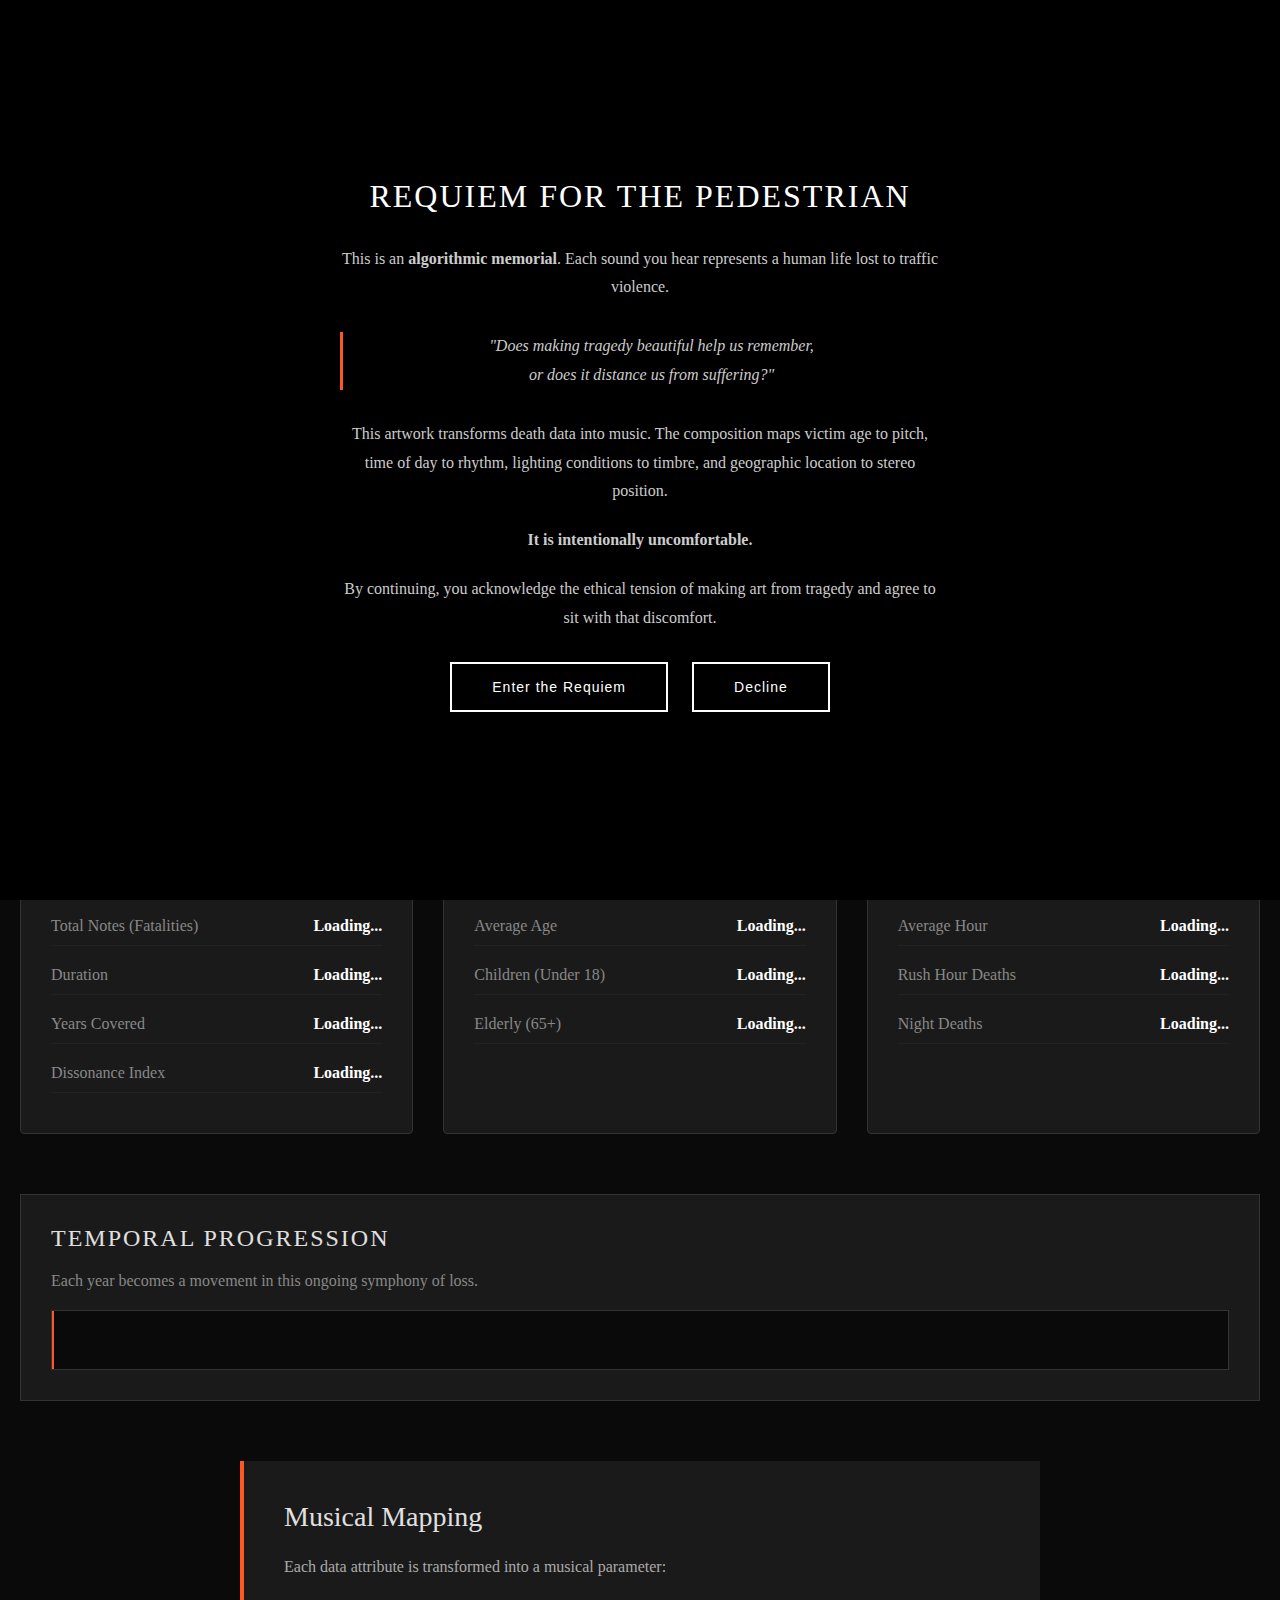
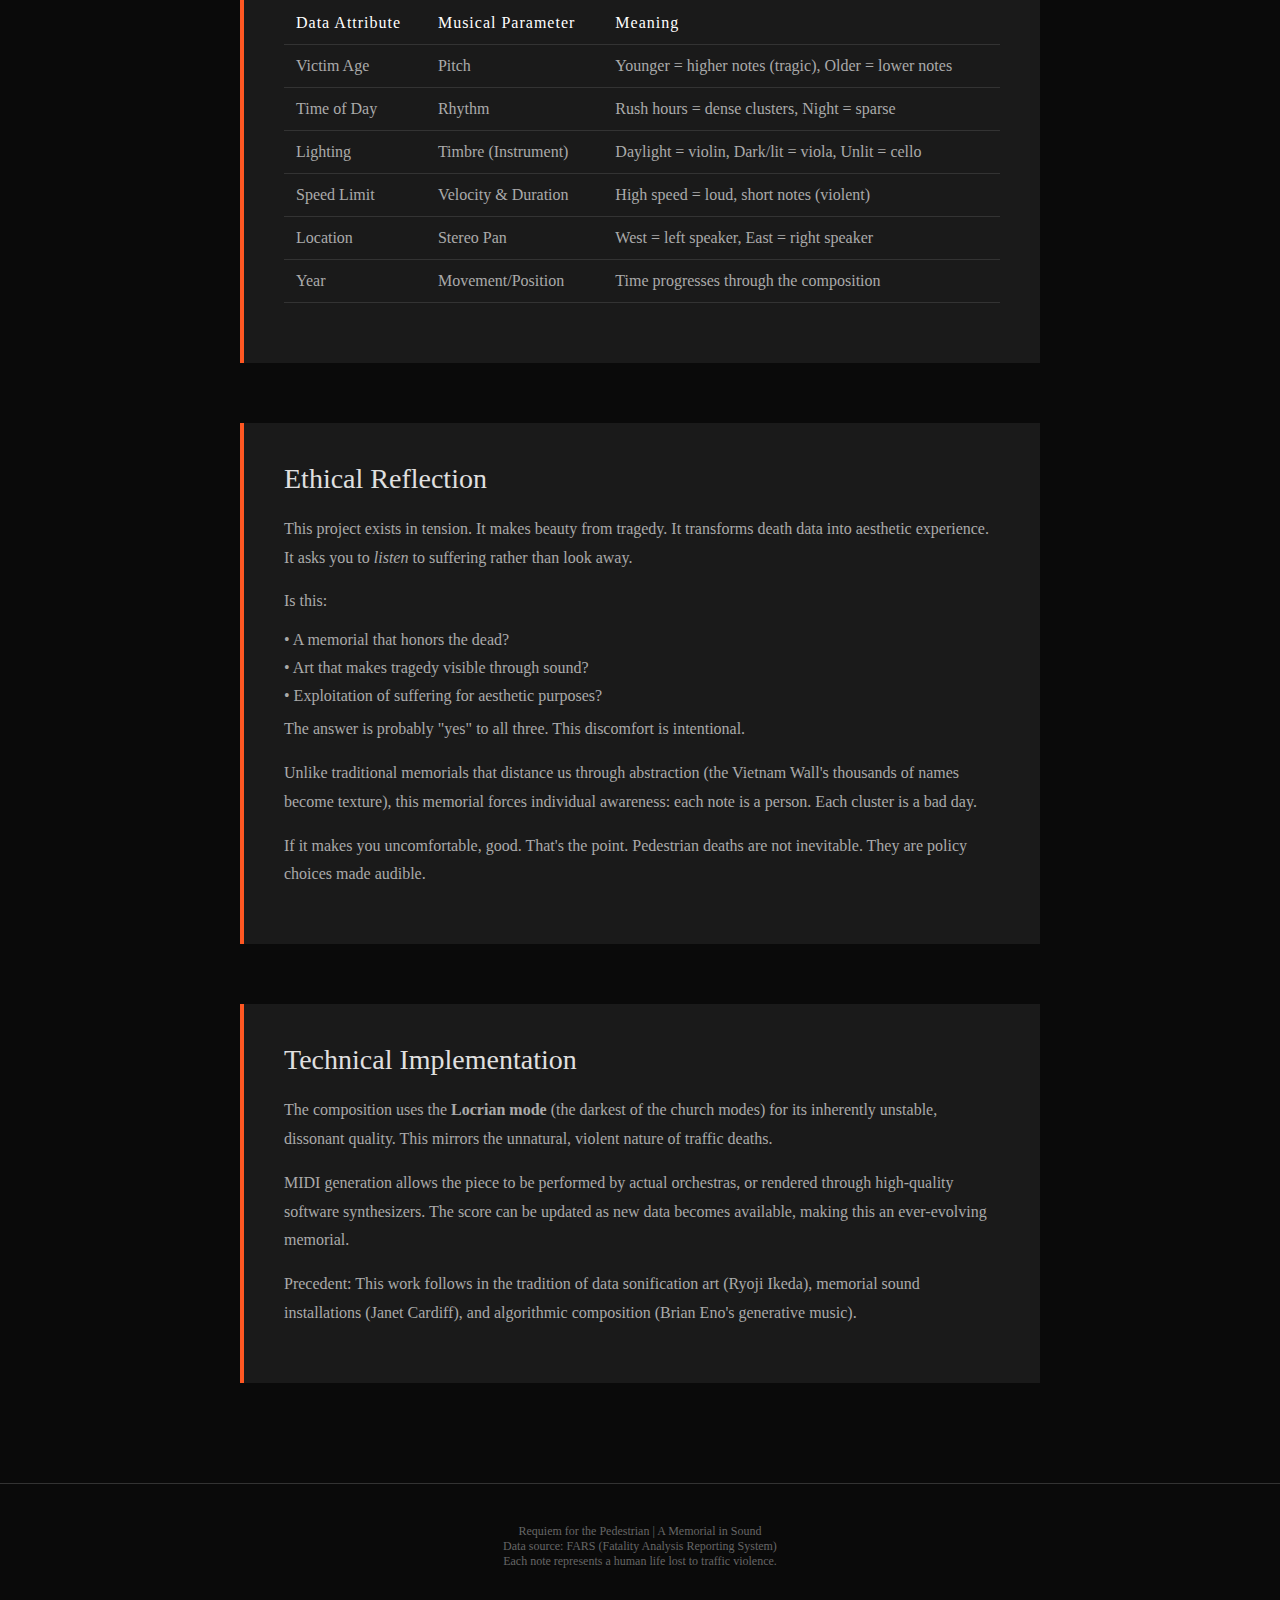
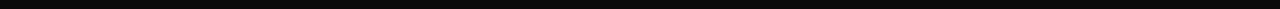
<file: requiem_player.html>
<!DOCTYPE html>
<html lang="en">
<head>
    <meta charset="UTF-8">
    <meta name="viewport" content="width=device-width, initial-scale=1.0">
    <title>Requiem for the Pedestrian - A Memorial in Sound</title>

    <style>
        * {
            margin: 0;
            padding: 0;
            box-sizing: border-box;
        }

        body {
            font-family: 'Georgia', serif;
            background: #0a0a0a;
            color: #e0e0e0;
            overflow-x: hidden;
        }

        .warning-screen {
            position: fixed;
            top: 0;
            left: 0;
            width: 100%;
            height: 100%;
            background: #000;
            z-index: 1000;
            display: flex;
            align-items: center;
            justify-content: center;
            padding: 40px;
        }

        .warning-screen.hidden {
            display: none;
        }

        .warning-content {
            max-width: 600px;
            text-align: center;
        }

        .warning-content h1 {
            font-size: 32px;
            margin-bottom: 30px;
            color: #fff;
            font-weight: normal;
            letter-spacing: 2px;
        }

        .warning-content p {
            font-size: 16px;
            line-height: 1.8;
            margin-bottom: 20px;
            color: #ccc;
        }

        .warning-content .ethical-statement {
            border-left: 3px solid #ff5722;
            padding-left: 20px;
            margin: 30px 0;
            font-style: italic;
            color: #ff9800;
        }

        .btn {
            background: transparent;
            border: 2px solid #fff;
            color: #fff;
            padding: 15px 40px;
            font-size: 14px;
            cursor: pointer;
            margin: 10px;
            letter-spacing: 1px;
            transition: all 0.3s;
        }

        .btn:hover {
            background: #fff;
            color: #000;
        }

        .container {
            max-width: 1400px;
            margin: 0 auto;
            padding: 40px 20px;
        }

        header {
            text-align: center;
            padding: 60px 20px;
            border-bottom: 1px solid #333;
        }

        header h1 {
            font-size: 48px;
            font-weight: normal;
            margin-bottom: 10px;
            letter-spacing: 4px;
        }

        header .subtitle {
            font-size: 18px;
            color: #888;
            font-style: italic;
        }

        .visualization-container {
            position: relative;
            width: 100%;
            height: 400px;
            margin: 40px 0;
            background: #111;
            border: 1px solid #333;
        }

        canvas {
            width: 100%;
            height: 100%;
        }

        .controls {
            text-align: center;
            margin: 40px 0;
        }

        .info-grid {
            display: grid;
            grid-template-columns: repeat(auto-fit, minmax(300px, 1fr));
            gap: 30px;
            margin: 40px 0;
        }

        .info-card {
            background: #1a1a1a;
            padding: 30px;
            border: 1px solid #333;
            border-radius: 4px;
        }

        .info-card h3 {
            font-size: 20px;
            margin-bottom: 15px;
            color: #fff;
            font-weight: normal;
            letter-spacing: 1px;
        }

        .info-card p {
            line-height: 1.8;
            color: #aaa;
            font-size: 14px;
        }

        .stat-item {
            display: flex;
            justify-content: space-between;
            margin-bottom: 10px;
            padding: 10px 0;
            border-bottom: 1px solid #222;
        }

        .stat-label {
            color: #888;
        }

        .stat-value {
            color: #fff;
            font-weight: bold;
        }

        .timeline {
            margin: 60px 0;
            padding: 30px;
            background: #1a1a1a;
            border: 1px solid #333;
        }

        .timeline h2 {
            font-size: 24px;
            margin-bottom: 20px;
            font-weight: normal;
            letter-spacing: 2px;
        }

        .timeline-track {
            position: relative;
            height: 60px;
            background: #0a0a0a;
            border: 1px solid #333;
            margin-top: 20px;
        }

        .timeline-marker {
            position: absolute;
            width: 2px;
            height: 100%;
            background: #ff5722;
            transition: left 0.1s;
        }

        .about {
            max-width: 800px;
            margin: 60px auto;
            padding: 40px;
            background: #1a1a1a;
            border-left: 4px solid #ff5722;
        }

        .about h2 {
            font-size: 28px;
            margin-bottom: 20px;
            font-weight: normal;
        }

        .about p {
            line-height: 1.8;
            margin-bottom: 15px;
            color: #aaa;
        }

        .mapping-table {
            width: 100%;
            margin: 20px 0;
            border-collapse: collapse;
        }

        .mapping-table th,
        .mapping-table td {
            padding: 12px;
            text-align: left;
            border-bottom: 1px solid #333;
        }

        .mapping-table th {
            color: #fff;
            font-weight: normal;
            letter-spacing: 1px;
        }

        .mapping-table td {
            color: #aaa;
        }

        footer {
            text-align: center;
            padding: 40px;
            border-top: 1px solid #333;
            color: #666;
            font-size: 12px;
        }

        .pulse {
            animation: pulse 2s infinite;
        }

        @keyframes pulse {
            0%, 100% { opacity: 0.6; }
            50% { opacity: 1; }
        }
    </style>
</head>
<body>
    <!-- Ethical Warning Screen -->
    <div class="warning-screen" id="warning-screen">
        <div class="warning-content">
            <h1>REQUIEM FOR THE PEDESTRIAN</h1>

            <p>
                This is an <strong>algorithmic memorial</strong>. Each sound you hear
                represents a human life lost to traffic violence.
            </p>

            <div class="ethical-statement">
                <p>
                    "Does making tragedy beautiful help us remember,<br>
                    or does it distance us from suffering?"
                </p>
            </div>

            <p>
                This artwork transforms death data into music. The composition maps
                victim age to pitch, time of day to rhythm, lighting conditions to
                timbre, and geographic location to stereo position.
            </p>

            <p>
                <strong>It is intentionally uncomfortable.</strong>
            </p>

            <p>
                By continuing, you acknowledge the ethical tension of making art
                from tragedy and agree to sit with that discomfort.
            </p>

            <button class="btn" onclick="enterRequiem()">Enter the Requiem</button>
            <button class="btn" onclick="window.history.back()">Decline</button>
        </div>
    </div>

    <!-- Main Content -->
    <header>
        <h1>REQUIEM FOR THE PEDESTRIAN</h1>
        <p class="subtitle">An Algorithmic Memorial in Sound</p>
    </header>

    <div class="container">
        <!-- Visualization -->
        <div class="visualization-container">
            <canvas id="visualization"></canvas>
        </div>

        <!-- Controls -->
        <div class="controls">
            <button class="btn" id="play-btn">▶ PLAY</button>
            <button class="btn" id="pause-btn" style="display:none;">⏸ PAUSE</button>
            <button class="btn" id="stop-btn">⏹ STOP</button>
        </div>

        <!-- Statistics -->
        <div class="info-grid">
            <div class="info-card">
                <h3>Composition Statistics</h3>
                <div class="stat-item">
                    <span class="stat-label">Total Notes (Fatalities)</span>
                    <span class="stat-value" id="stat-notes">Loading...</span>
                </div>
                <div class="stat-item">
                    <span class="stat-label">Duration</span>
                    <span class="stat-value" id="stat-duration">Loading...</span>
                </div>
                <div class="stat-item">
                    <span class="stat-label">Years Covered</span>
                    <span class="stat-value" id="stat-years">Loading...</span>
                </div>
                <div class="stat-item">
                    <span class="stat-label">Dissonance Index</span>
                    <span class="stat-value" id="stat-dissonance">Loading...</span>
                </div>
            </div>

            <div class="info-card">
                <h3>Demographic Analysis</h3>
                <div class="stat-item">
                    <span class="stat-label">Average Age</span>
                    <span class="stat-value" id="stat-age">Loading...</span>
                </div>
                <div class="stat-item">
                    <span class="stat-label">Children (Under 18)</span>
                    <span class="stat-value" id="stat-children">Loading...</span>
                </div>
                <div class="stat-item">
                    <span class="stat-label">Elderly (65+)</span>
                    <span class="stat-value" id="stat-elderly">Loading...</span>
                </div>
            </div>

            <div class="info-card">
                <h3>Temporal Patterns</h3>
                <div class="stat-item">
                    <span class="stat-label">Average Hour</span>
                    <span class="stat-value" id="stat-hour">Loading...</span>
                </div>
                <div class="stat-item">
                    <span class="stat-label">Rush Hour Deaths</span>
                    <span class="stat-value" id="stat-rush">Loading...</span>
                </div>
                <div class="stat-item">
                    <span class="stat-label">Night Deaths</span>
                    <span class="stat-value" id="stat-night">Loading...</span>
                </div>
            </div>
        </div>

        <!-- Timeline -->
        <div class="timeline">
            <h2>TEMPORAL PROGRESSION</h2>
            <p style="color: #888;">Each year becomes a movement in this ongoing symphony of loss.</p>
            <div class="timeline-track">
                <div class="timeline-marker" id="timeline-marker"></div>
            </div>
        </div>

        <!-- Musical Mapping -->
        <div class="about">
            <h2>Musical Mapping</h2>
            <p>Each data attribute is transformed into a musical parameter:</p>

            <table class="mapping-table">
                <tr>
                    <th>Data Attribute</th>
                    <th>Musical Parameter</th>
                    <th>Meaning</th>
                </tr>
                <tr>
                    <td>Victim Age</td>
                    <td>Pitch</td>
                    <td>Younger = higher notes (tragic), Older = lower notes</td>
                </tr>
                <tr>
                    <td>Time of Day</td>
                    <td>Rhythm</td>
                    <td>Rush hours = dense clusters, Night = sparse</td>
                </tr>
                <tr>
                    <td>Lighting</td>
                    <td>Timbre (Instrument)</td>
                    <td>Daylight = violin, Dark/lit = viola, Unlit = cello</td>
                </tr>
                <tr>
                    <td>Speed Limit</td>
                    <td>Velocity & Duration</td>
                    <td>High speed = loud, short notes (violent)</td>
                </tr>
                <tr>
                    <td>Location</td>
                    <td>Stereo Pan</td>
                    <td>West = left speaker, East = right speaker</td>
                </tr>
                <tr>
                    <td>Year</td>
                    <td>Movement/Position</td>
                    <td>Time progresses through the composition</td>
                </tr>
            </table>
        </div>

        <!-- Ethical Reflection -->
        <div class="about">
            <h2>Ethical Reflection</h2>
            <p>
                This project exists in tension. It makes beauty from tragedy. It transforms
                death data into aesthetic experience. It asks you to <em>listen</em> to
                suffering rather than look away.
            </p>
            <p>
                Is this:
            </p>
            <ul style="list-style: none; padding: 0;">
                <li style="margin: 10px 0; color: #aaa;">• A memorial that honors the dead?</li>
                <li style="margin: 10px 0; color: #aaa;">• Art that makes tragedy visible through sound?</li>
                <li style="margin: 10px 0; color: #aaa;">• Exploitation of suffering for aesthetic purposes?</li>
            </ul>
            <p>
                The answer is probably "yes" to all three. This discomfort is intentional.
            </p>
            <p>
                Unlike traditional memorials that distance us through abstraction (the Vietnam
                Wall's thousands of names become texture), this memorial forces individual
                awareness: each note is a person. Each cluster is a bad day.
            </p>
            <p>
                If it makes you uncomfortable, good. That's the point. Pedestrian deaths are
                not inevitable. They are policy choices made audible.
            </p>
        </div>

        <!-- Technical Notes -->
        <div class="about">
            <h2>Technical Implementation</h2>
            <p>
                The composition uses the <strong>Locrian mode</strong> (the darkest of the
                church modes) for its inherently unstable, dissonant quality. This mirrors
                the unnatural, violent nature of traffic deaths.
            </p>
            <p>
                MIDI generation allows the piece to be performed by actual orchestras,
                or rendered through high-quality software synthesizers. The score can be
                updated as new data becomes available, making this an ever-evolving memorial.
            </p>
            <p>
                Precedent: This work follows in the tradition of data sonification art
                (Ryoji Ikeda), memorial sound installations (Janet Cardiff), and algorithmic
                composition (Brian Eno's generative music).
            </p>
        </div>
    </div>

    <footer>
        <p>
            Requiem for the Pedestrian | A Memorial in Sound<br>
            Data source: FARS (Fatality Analysis Reporting System)<br>
            Each note represents a human life lost to traffic violence.
        </p>
    </footer>

    <script>
        let isPlaying = false;
        let animationFrame = null;

        function enterRequiem() {
            document.getElementById('warning-screen').classList.add('hidden');
            loadAnalysis();
            initVisualization();
        }

        async function loadAnalysis() {
            // In production, this would load the actual analysis JSON
            // For now, use placeholder data
            const analysis = {
                composition_stats: {
                    total_notes: 21,
                    duration_minutes: 1.5,
                },
                temporal: {
                    year_range: [1987, 2020],
                    avg_hour: 19.2,
                    rush_hour_count: 8,
                    night_count: 10,
                },
                demographic: {
                    avg_age: 52.3,
                    child_count: 1,
                    elderly_count: 6,
                },
                musical: {
                    dissonance_index: 0.523
                }
            };

            // Update statistics
            document.getElementById('stat-notes').textContent = analysis.composition_stats.total_notes;
            document.getElementById('stat-duration').textContent =
                analysis.composition_stats.duration_minutes.toFixed(1) + ' minutes';
            document.getElementById('stat-years').textContent =
                `${analysis.temporal.year_range[0]} - ${analysis.temporal.year_range[1]}`;
            document.getElementById('stat-dissonance').textContent =
                analysis.musical.dissonance_index.toFixed(3);
            document.getElementById('stat-age').textContent =
                analysis.demographic.avg_age.toFixed(1) + ' years';
            document.getElementById('stat-children').textContent = analysis.demographic.child_count;
            document.getElementById('stat-elderly').textContent = analysis.demographic.elderly_count;
            document.getElementById('stat-hour').textContent =
                analysis.temporal.avg_hour.toFixed(0) + ':00';
            document.getElementById('stat-rush').textContent = analysis.temporal.rush_hour_count;
            document.getElementById('stat-night').textContent = analysis.temporal.night_count;
        }

        function initVisualization() {
            const canvas = document.getElementById('visualization');
            const ctx = canvas.getContext('2d');

            canvas.width = canvas.offsetWidth;
            canvas.height = canvas.offsetHeight;

            // Draw waveform visualization
            function draw() {
                ctx.fillStyle = '#111';
                ctx.fillRect(0, 0, canvas.width, canvas.height);

                ctx.strokeStyle = '#ff5722';
                ctx.lineWidth = 2;
                ctx.beginPath();

                const centerY = canvas.height / 2;
                const time = Date.now() / 1000;

                for (let x = 0; x < canvas.width; x++) {
                    const y = centerY + Math.sin(x * 0.02 + time) * 30 * Math.sin(x * 0.001);
                    if (x === 0) {
                        ctx.moveTo(x, y);
                    } else {
                        ctx.lineTo(x, y);
                    }
                }

                ctx.stroke();

                if (isPlaying) {
                    animationFrame = requestAnimationFrame(draw);
                }
            }

            draw();
        }

        document.getElementById('play-btn').addEventListener('click', () => {
            isPlaying = true;
            document.getElementById('play-btn').style.display = 'none';
            document.getElementById('pause-btn').style.display = 'inline-block';
            initVisualization();
            alert('MIDI playback requires a MIDI file. Generate one using the Python script:\n\n' +
                  'python scripts/requiem_sonification.py data/pedestrian_fatalities.geojson --output requiem.mid');
        });

        document.getElementById('pause-btn').addEventListener('click', () => {
            isPlaying = false;
            document.getElementById('play-btn').style.display = 'inline-block';
            document.getElementById('pause-btn').style.display = 'none';
            if (animationFrame) {
                cancelAnimationFrame(animationFrame);
            }
        });

        document.getElementById('stop-btn').addEventListener('click', () => {
            isPlaying = false;
            document.getElementById('play-btn').style.display = 'inline-block';
            document.getElementById('pause-btn').style.display = 'none';
            if (animationFrame) {
                cancelAnimationFrame(animationFrame);
            }
            document.getElementById('timeline-marker').style.left = '0';
        });
    </script>
</body>
</html>
</file>
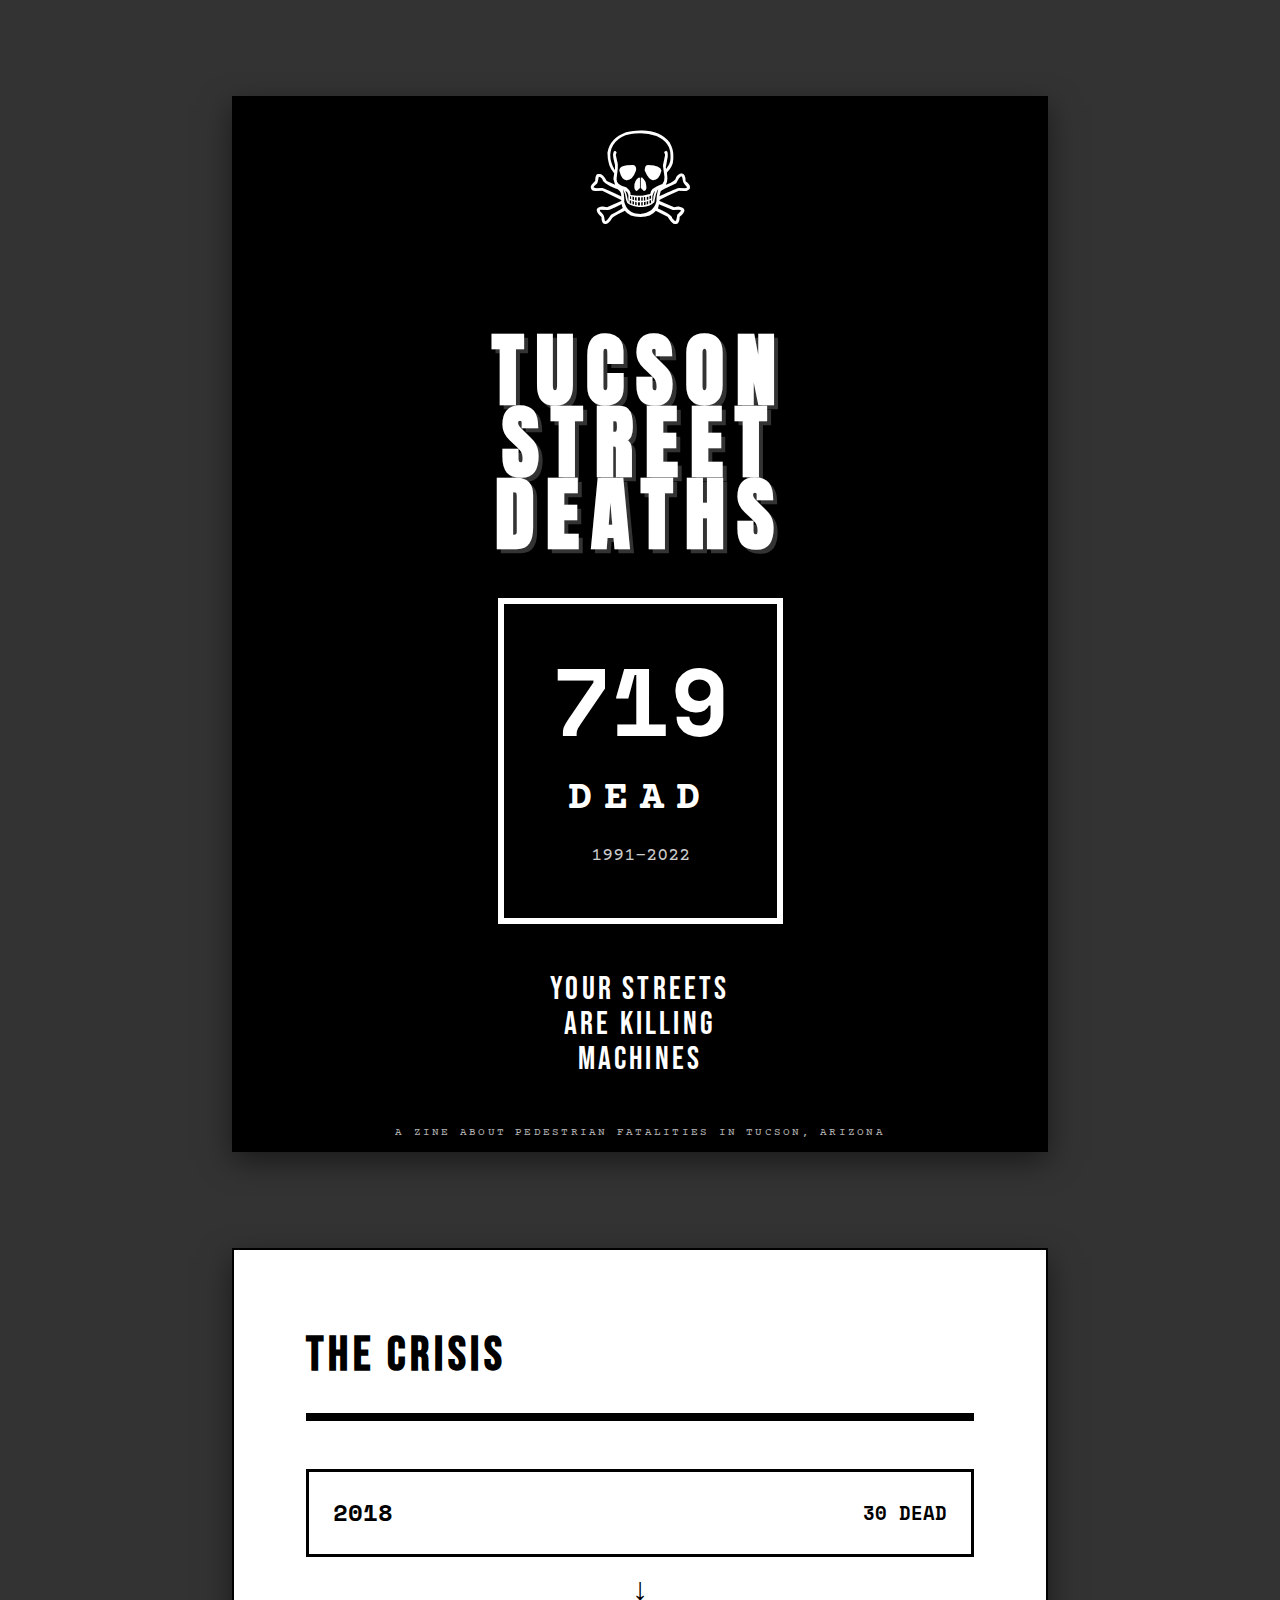
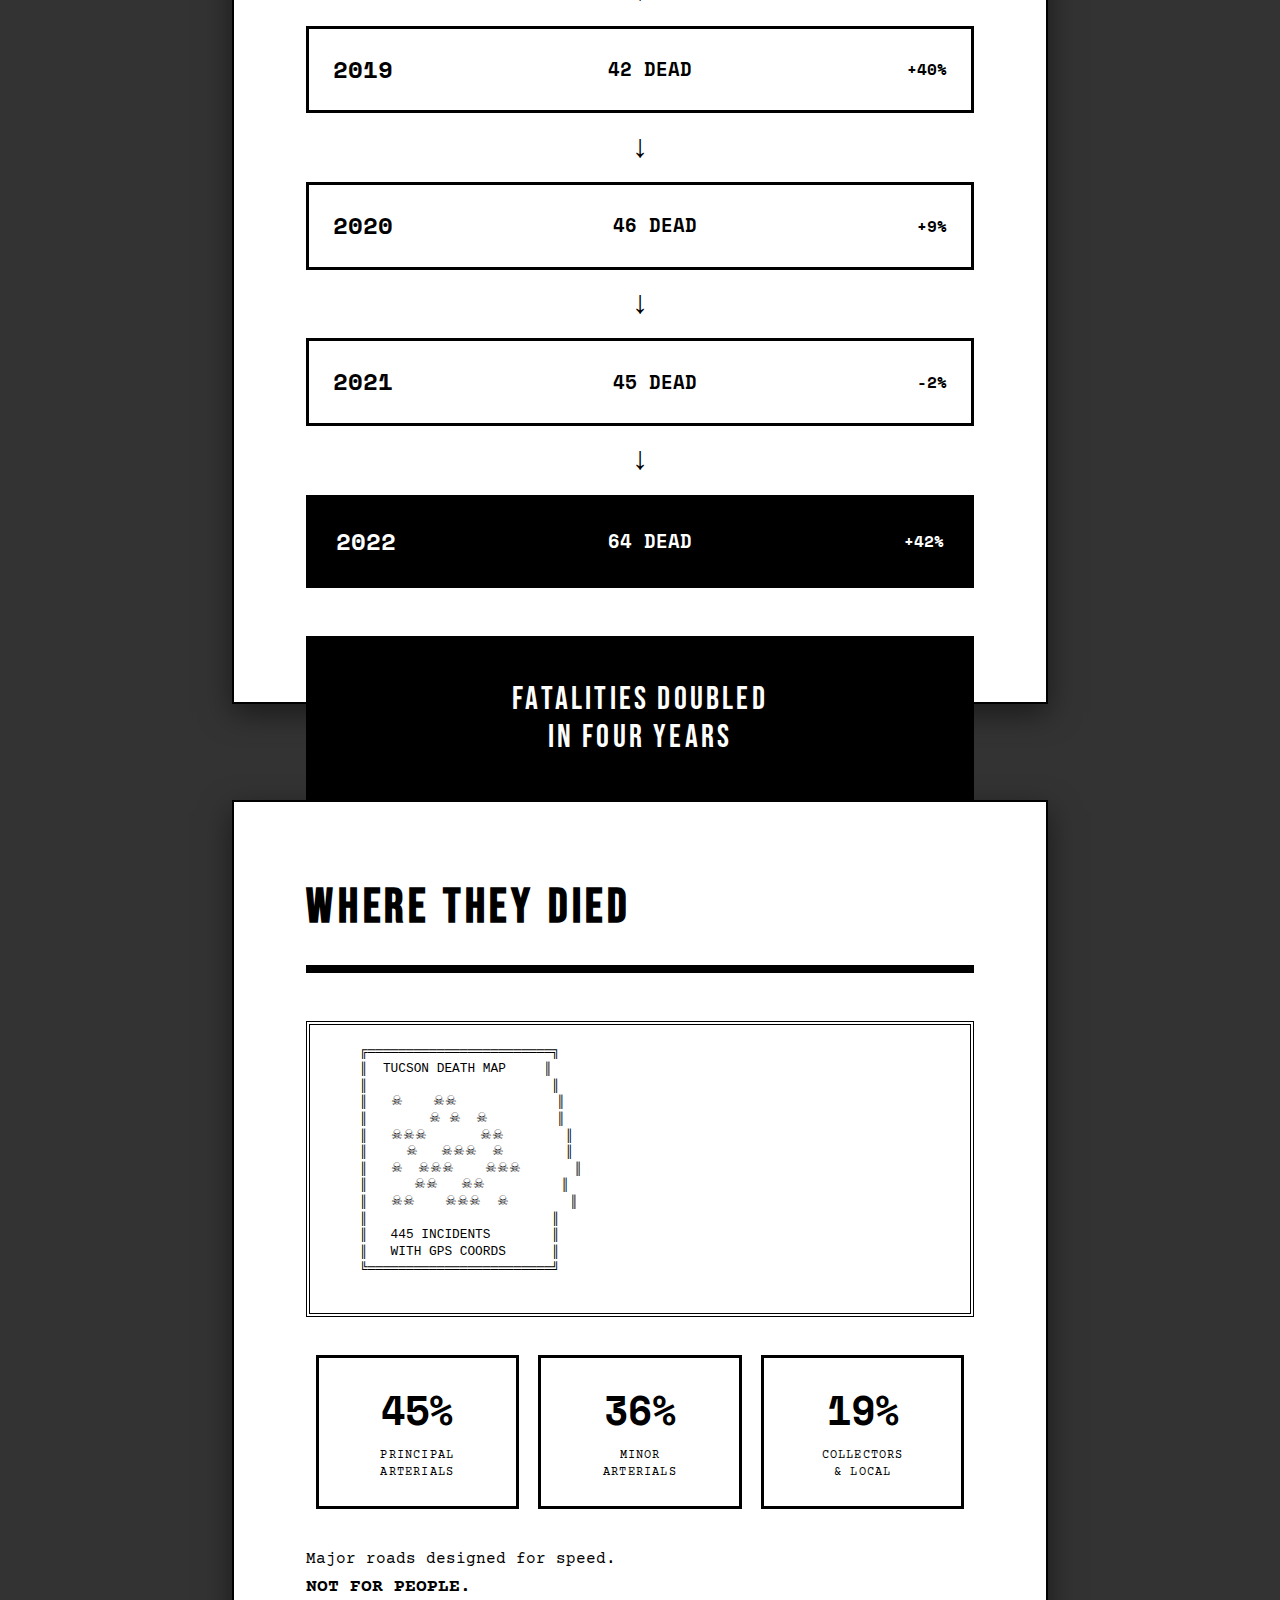
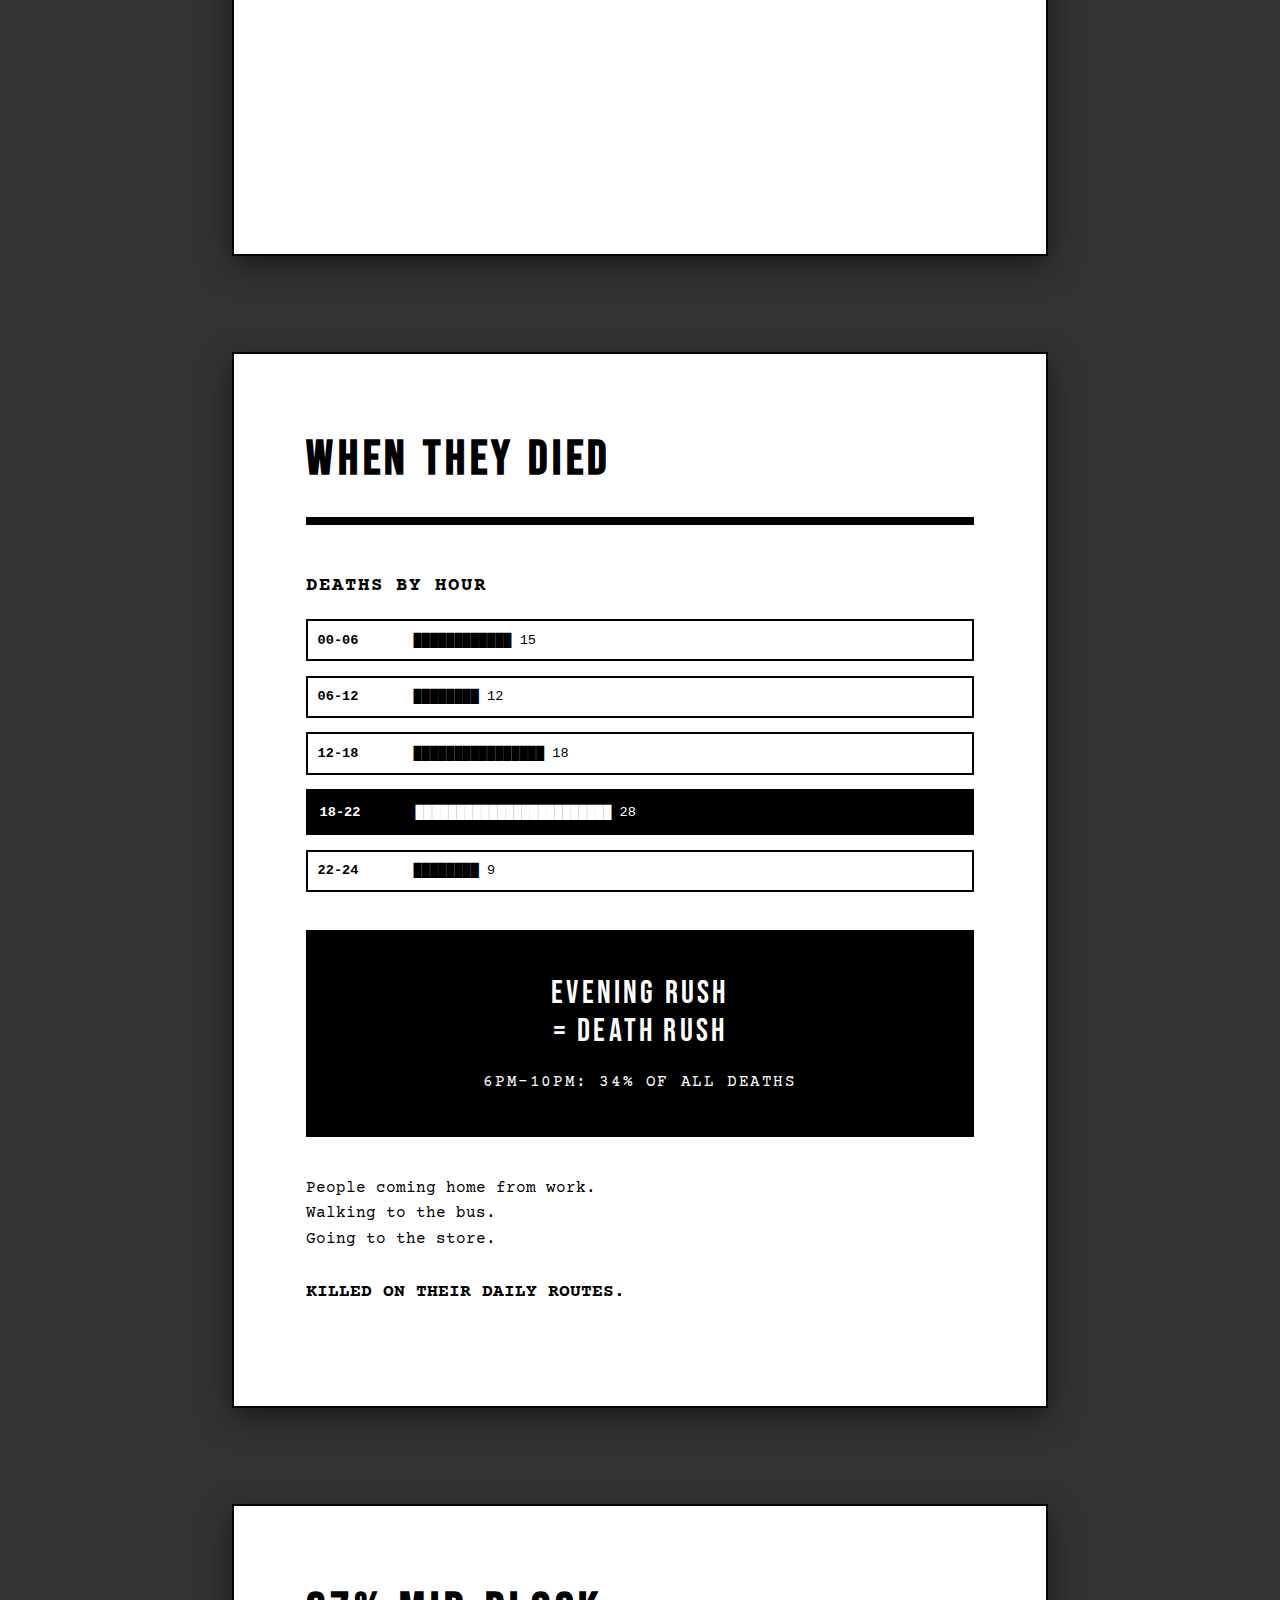
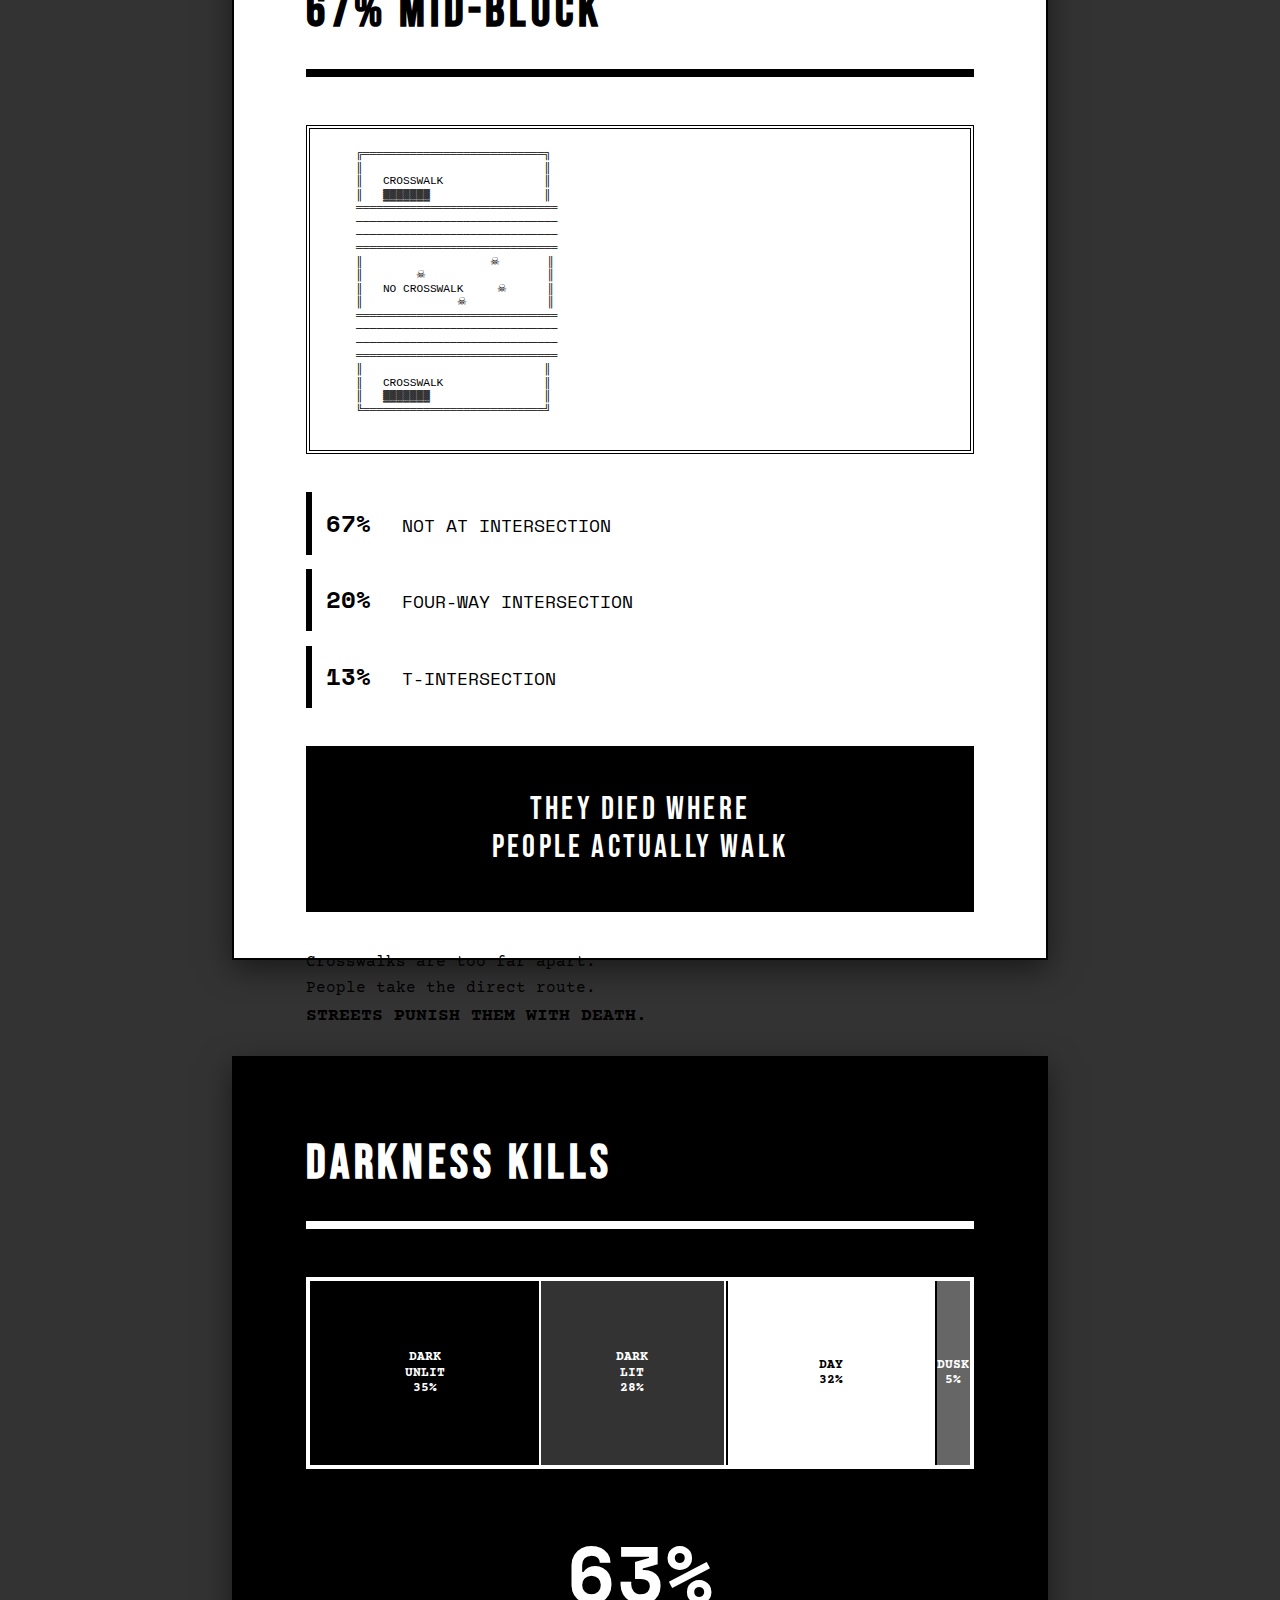
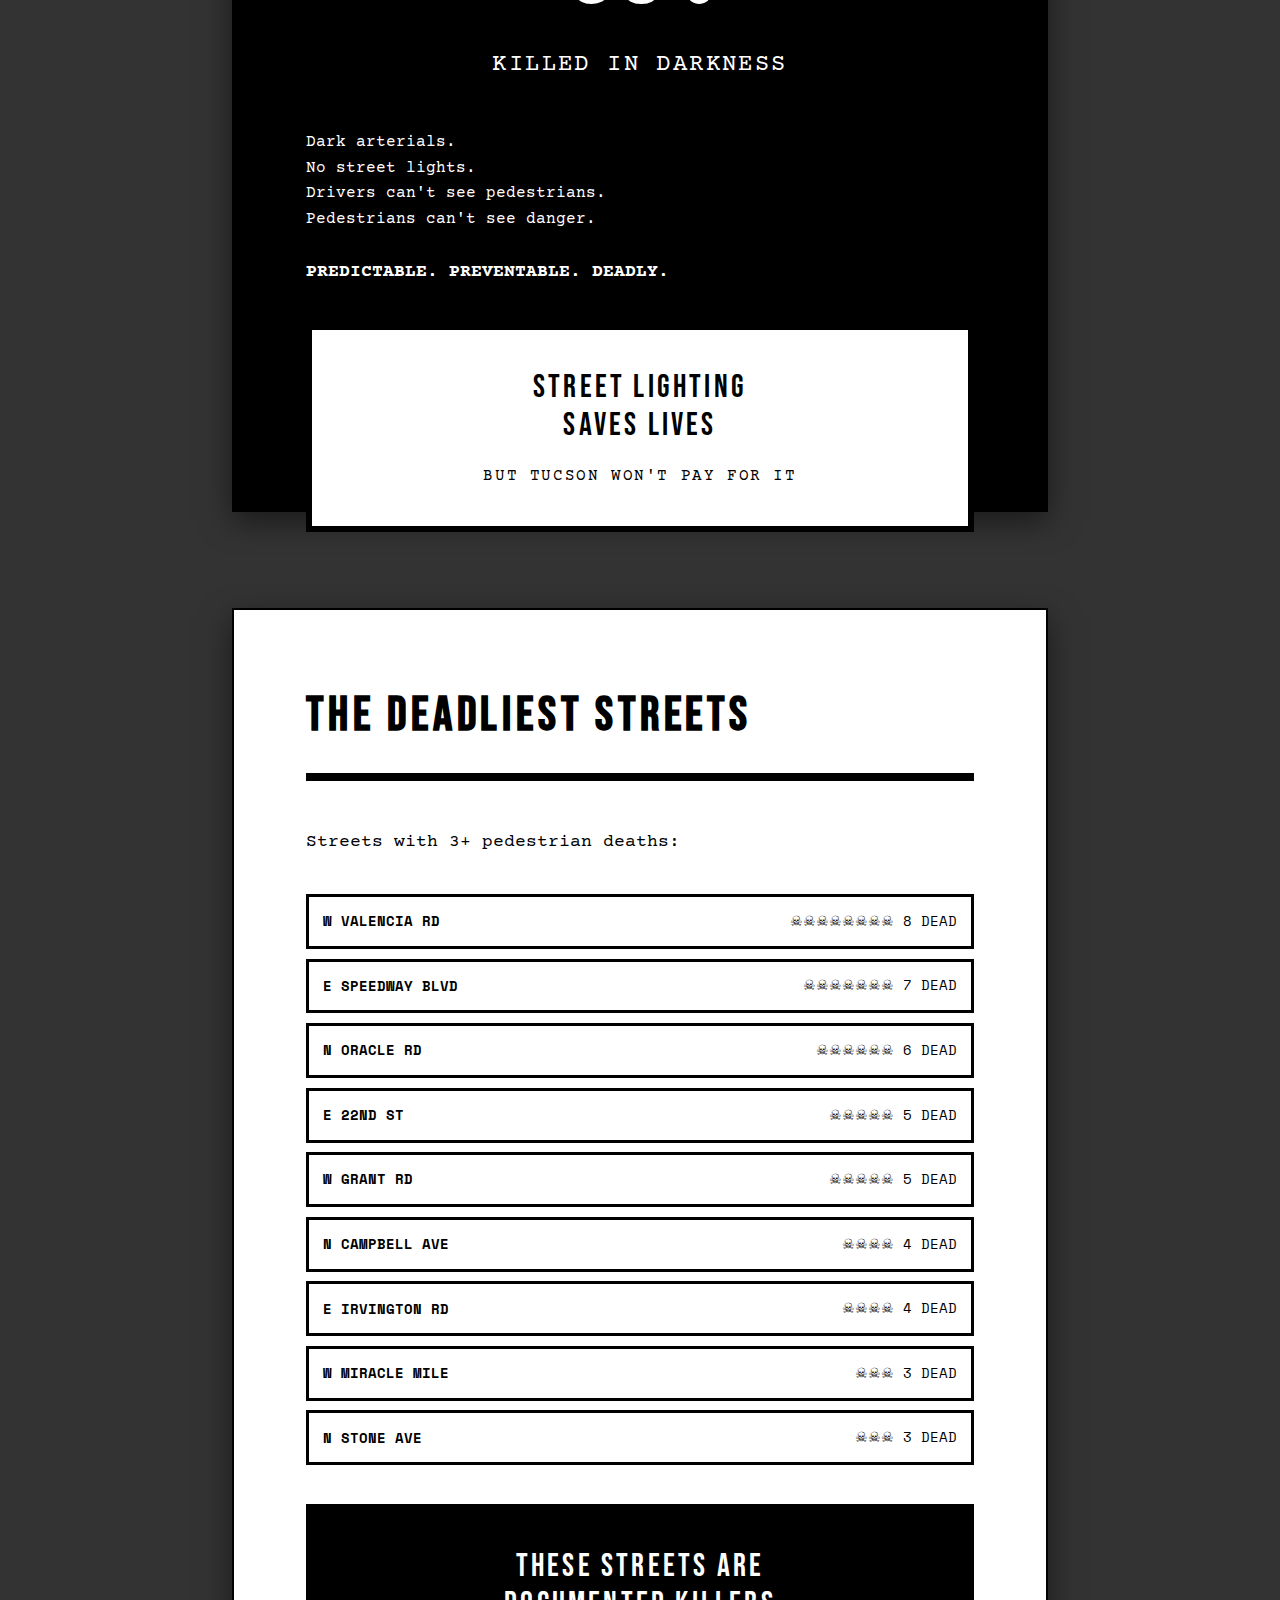
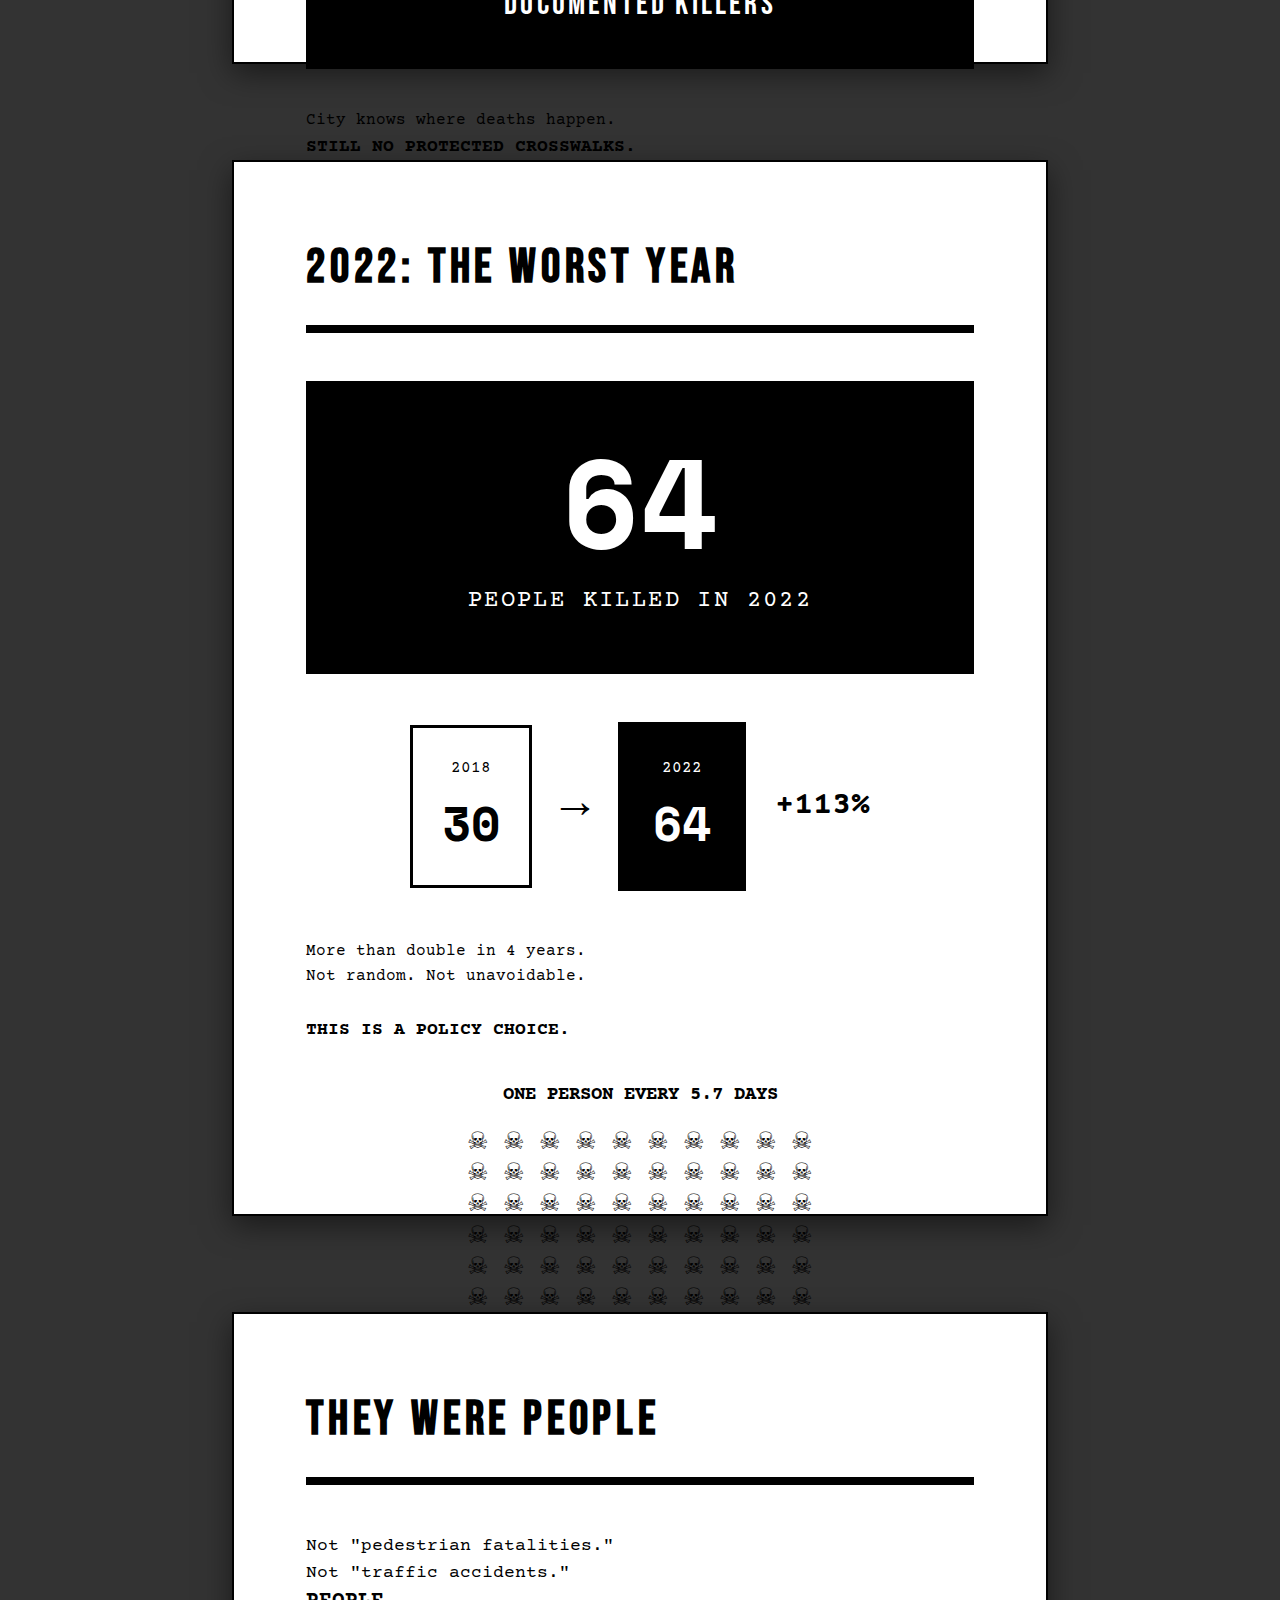
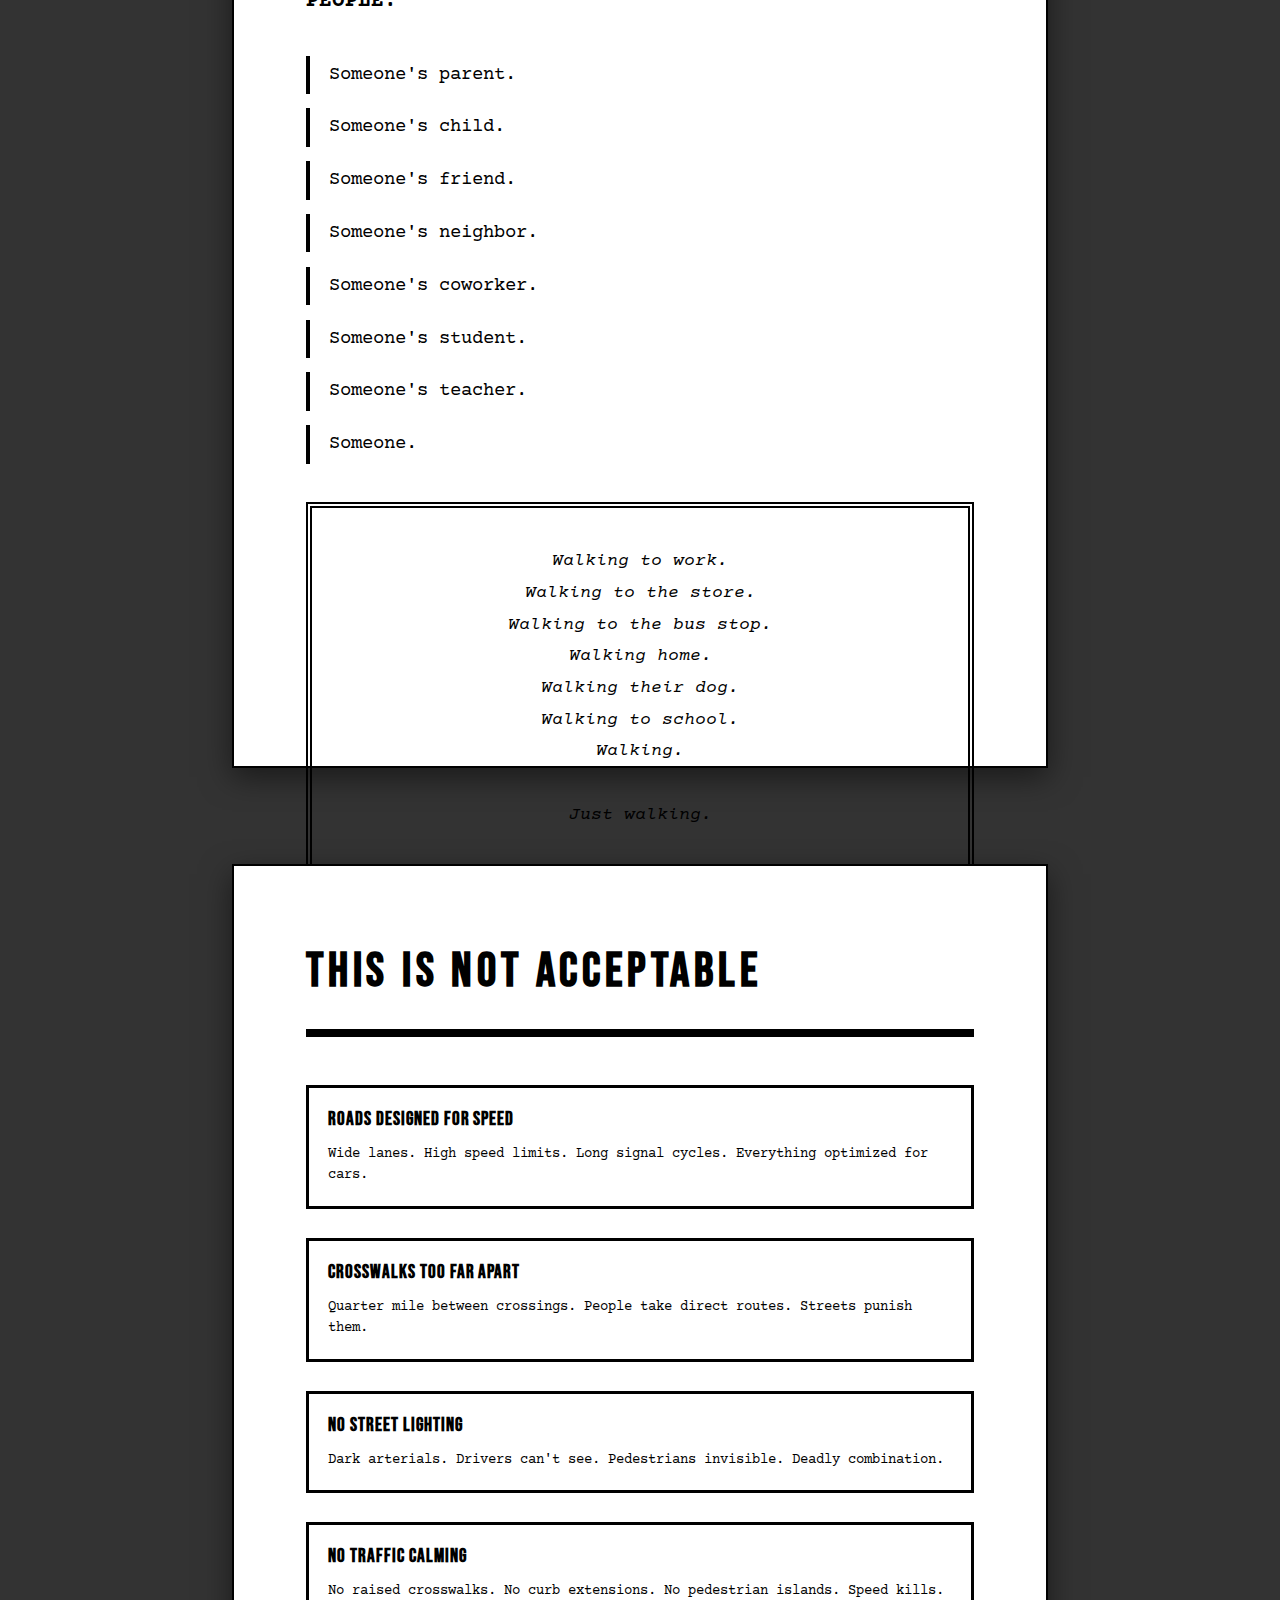
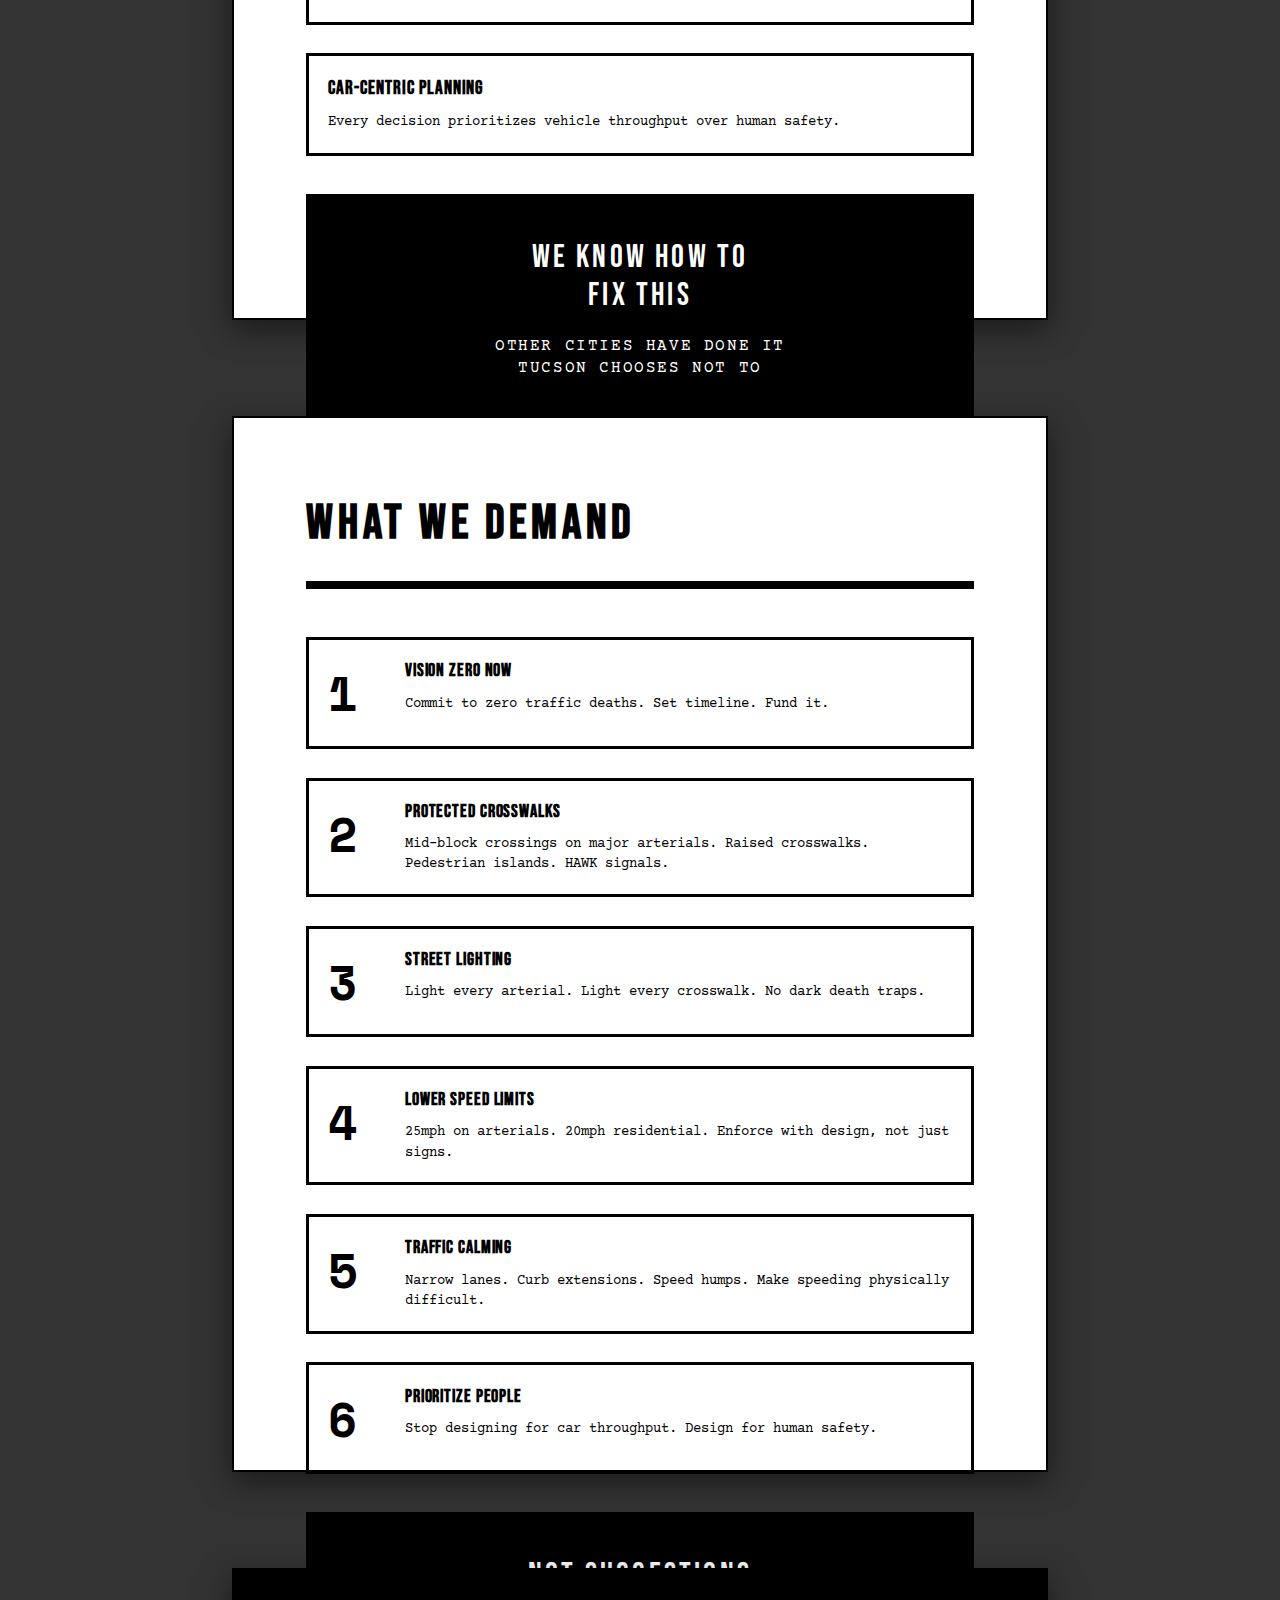
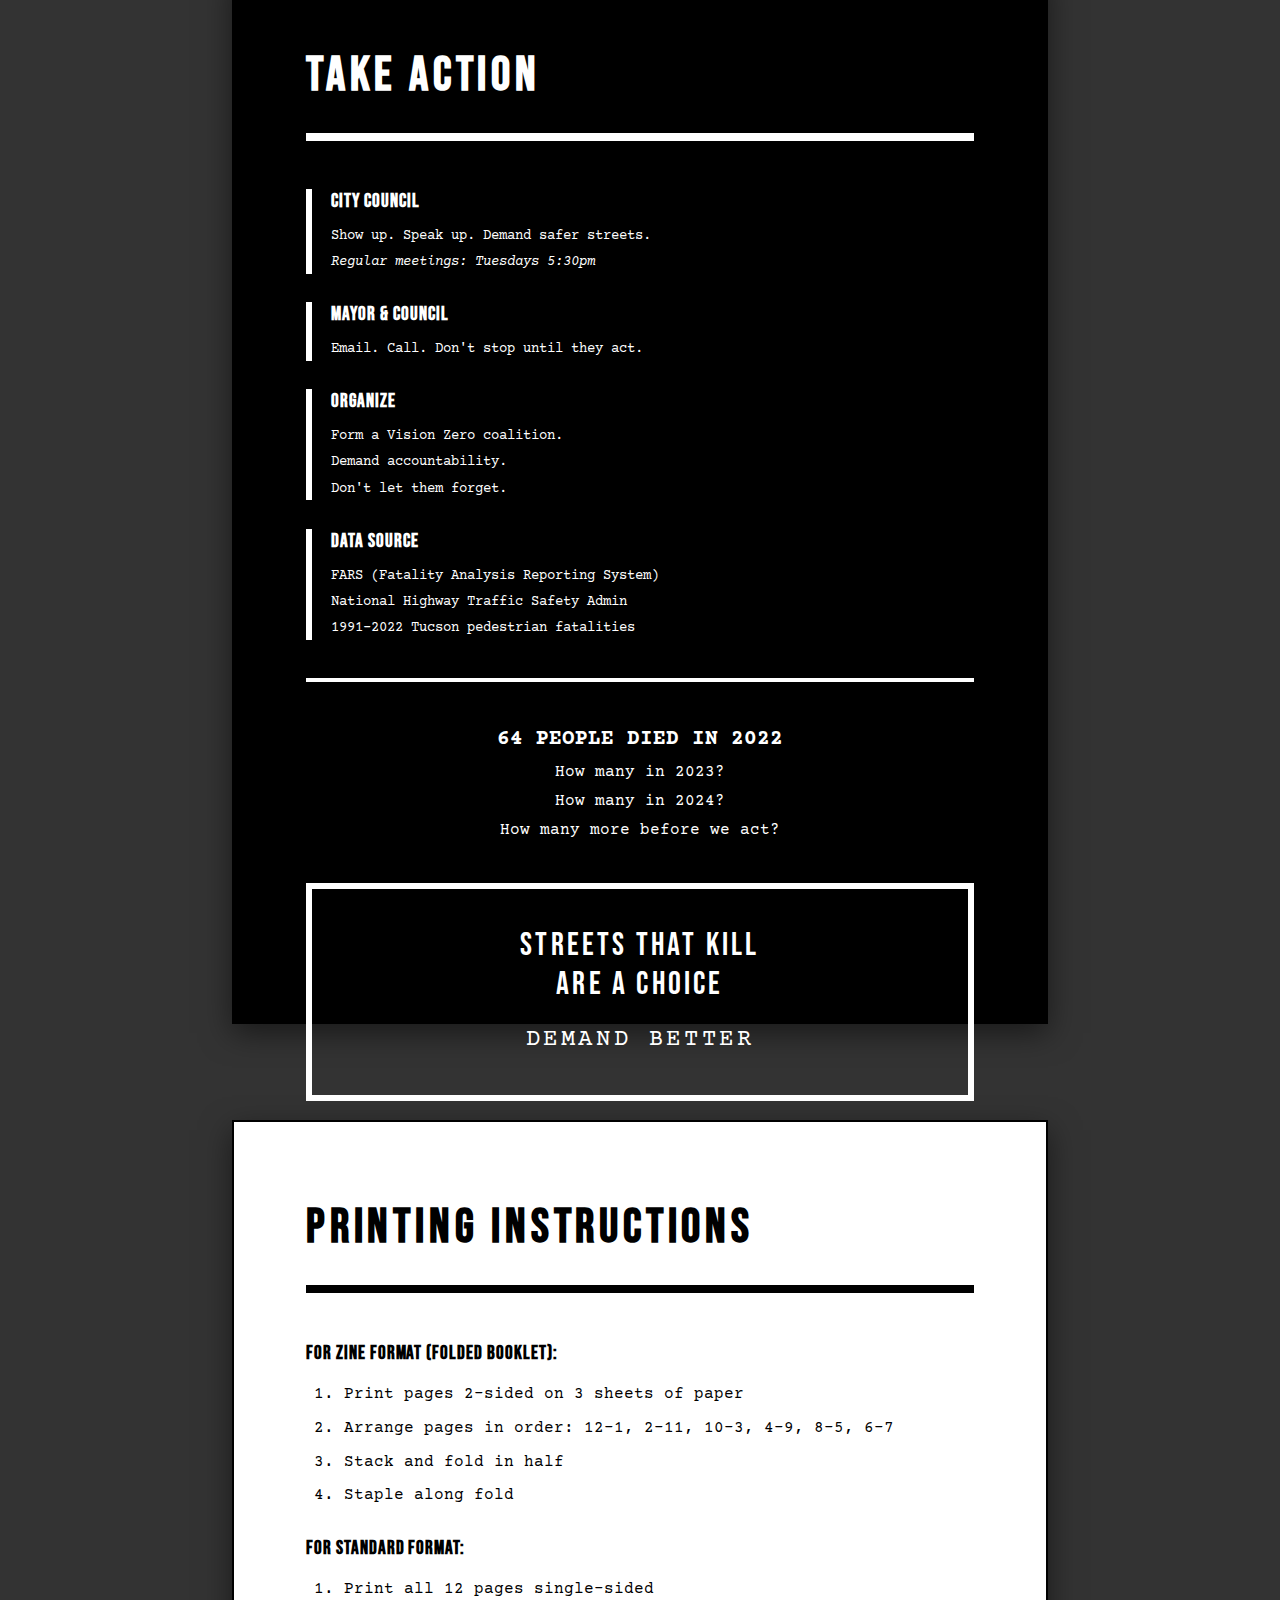
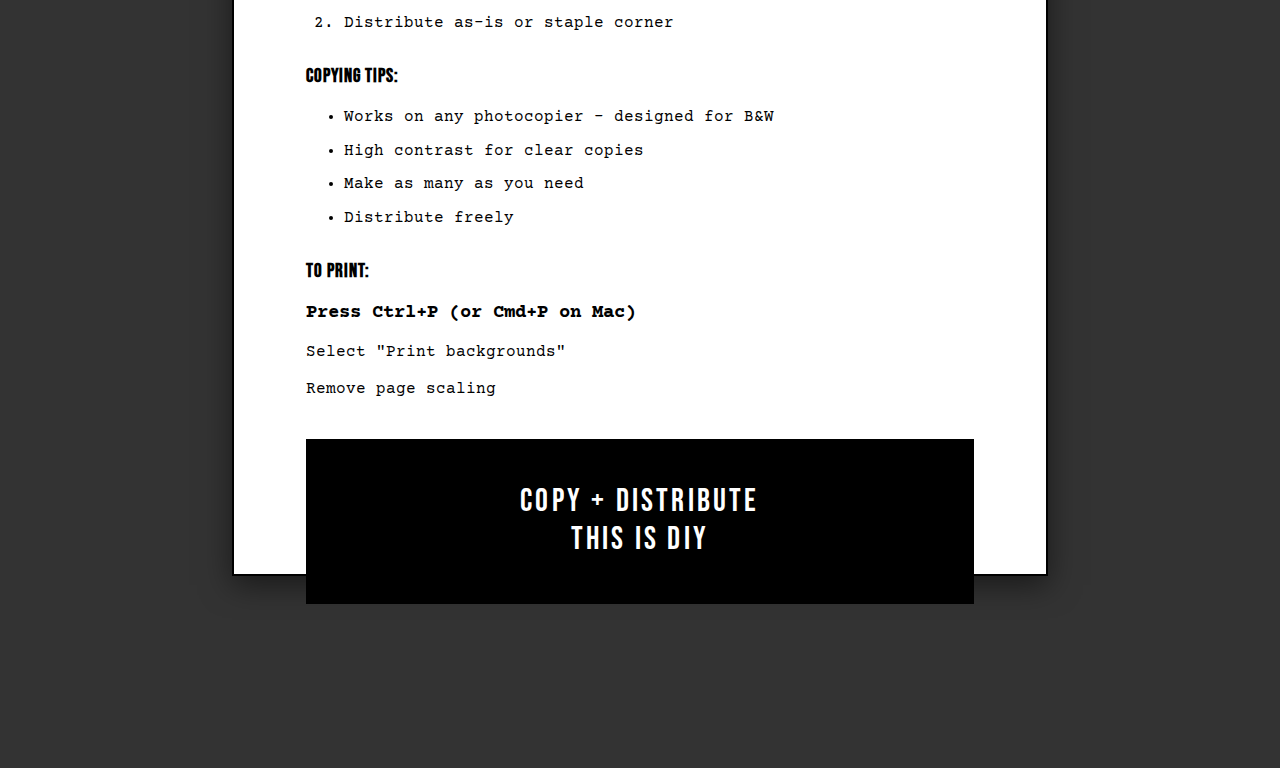
<file: src/frontend/zine.html>
<!DOCTYPE html>
<html lang="en">
<head>
    <meta charset="UTF-8">
    <meta name="viewport" content="width=device-width, initial-scale=1.0">
    <title>TUCSON STREET DEATHS - Zine</title>
    <link rel="preconnect" href="https://fonts.googleapis.com">
    <link rel="preconnect" href="https://fonts.gstatic.com" crossorigin>
    <link href="https://fonts.googleapis.com/css2?family=Anton&family=Bebas+Neue&family=Courier+Prime:wght@400;700&family=Space+Mono:wght@700&display=swap" rel="stylesheet">
    <link rel="stylesheet" href="css/zine.css">
</head>
<body>
    <!-- PAGE 1: COVER -->
    <div class="page page-cover">
        <div class="skull-massive">☠</div>
        <h1 class="zine-title">
            TUCSON<br>
            STREET<br>
            DEATHS
        </h1>
        <div class="cover-stat">
            <span class="death-count">719</span>
            <span class="death-label">DEAD</span>
            <span class="death-years">1991-2022</span>
        </div>
        <div class="cover-tagline">
            YOUR STREETS<br>
            ARE KILLING<br>
            MACHINES
        </div>
        <div class="cover-footer">
            A ZINE ABOUT PEDESTRIAN FATALITIES IN TUCSON, ARIZONA
        </div>
    </div>

    <!-- PAGE 2: THE CRISIS -->
    <div class="page">
        <h2 class="page-title">THE CRISIS</h2>

        <div class="stat-block">
            <div class="year-stat">
                <span class="year">2018</span>
                <span class="deaths">30 DEAD</span>
            </div>
            <div class="arrow-down">↓</div>
            <div class="year-stat">
                <span class="year">2019</span>
                <span class="deaths">42 DEAD</span>
                <span class="change">+40%</span>
            </div>
            <div class="arrow-down">↓</div>
            <div class="year-stat">
                <span class="year">2020</span>
                <span class="deaths">46 DEAD</span>
                <span class="change">+9%</span>
            </div>
            <div class="arrow-down">↓</div>
            <div class="year-stat">
                <span class="year">2021</span>
                <span class="deaths">45 DEAD</span>
                <span class="change">-2%</span>
            </div>
            <div class="arrow-down">↓</div>
            <div class="year-stat highlight">
                <span class="year">2022</span>
                <span class="deaths">64 DEAD</span>
                <span class="change">+42%</span>
            </div>
        </div>

        <div class="callout-box">
            <p class="callout-text">
                FATALITIES DOUBLED<br>
                IN FOUR YEARS
            </p>
        </div>

        <p class="body-text">
            This is not an "accident crisis."<br>
            This is a <strong>DESIGN FAILURE.</strong>
        </p>
    </div>

    <!-- PAGE 3: WHERE THEY DIED -->
    <div class="page">
        <h2 class="page-title">WHERE THEY DIED</h2>

        <div class="map-diagram">
            <div class="map-grid">
                <!-- ASCII-style map representation -->
                <pre class="ascii-map">
    ╔════════════════════════╗
    ║  TUCSON DEATH MAP     ║
    ║                        ║
    ║   ☠    ☠☠             ║
    ║        ☠ ☠  ☠         ║
    ║   ☠☠☠       ☠☠        ║
    ║     ☠   ☠☠☠  ☠        ║
    ║   ☠  ☠☠☠    ☠☠☠       ║
    ║      ☠☠   ☠☠          ║
    ║   ☠☠    ☠☠☠  ☠        ║
    ║                        ║
    ║   445 INCIDENTS        ║
    ║   WITH GPS COORDS      ║
    ╚════════════════════════╝
                </pre>
            </div>
        </div>

        <div class="stat-grid">
            <div class="stat-item">
                <span class="stat-number">45%</span>
                <span class="stat-label">PRINCIPAL<br>ARTERIALS</span>
            </div>
            <div class="stat-item">
                <span class="stat-number">36%</span>
                <span class="stat-label">MINOR<br>ARTERIALS</span>
            </div>
            <div class="stat-item">
                <span class="stat-number">19%</span>
                <span class="stat-label">COLLECTORS<br>& LOCAL</span>
            </div>
        </div>

        <p class="body-text">
            Major roads designed for speed.<br>
            <strong>NOT FOR PEOPLE.</strong>
        </p>
    </div>

    <!-- PAGE 4: WHEN THEY DIED -->
    <div class="page">
        <h2 class="page-title">WHEN THEY DIED</h2>

        <div class="chart-text">
            <p class="chart-title">DEATHS BY HOUR</p>
            <div class="bar-chart">
                <div class="bar-row"><span class="hour">00-06</span> <span class="bar bar-3">████████████ 15</span></div>
                <div class="bar-row"><span class="hour">06-12</span> <span class="bar bar-2">████████ 12</span></div>
                <div class="bar-row"><span class="hour">12-18</span> <span class="bar bar-4">████████████████ 18</span></div>
                <div class="bar-row highlight"><span class="hour">18-22</span> <span class="bar bar-5">████████████████████████ 28</span></div>
                <div class="bar-row"><span class="hour">22-24</span> <span class="bar bar-2">████████ 9</span></div>
            </div>
        </div>

        <div class="callout-box">
            <p class="callout-text">
                EVENING RUSH<br>
                = DEATH RUSH
            </p>
            <p class="callout-subtext">
                6PM-10PM: 34% OF ALL DEATHS
            </p>
        </div>

        <p class="body-text">
            People coming home from work.<br>
            Walking to the bus.<br>
            Going to the store.<br><br>
            <strong>KILLED ON THEIR DAILY ROUTES.</strong>
        </p>
    </div>

    <!-- PAGE 5: MID-BLOCK DEATHS -->
    <div class="page">
        <h2 class="page-title">67% MID-BLOCK</h2>

        <div class="diagram">
            <pre class="street-diagram">
    ╔═══════════════════════════╗
    ║                           ║
    ║   CROSSWALK               ║
    ║   ▓▓▓▓▓▓▓                 ║
    ══════════════════════════════
    ──────────────────────────────
    ──────────────────────────────
    ══════════════════════════════
    ║                   ☠       ║
    ║        ☠                  ║
    ║   NO CROSSWALK     ☠      ║
    ║              ☠            ║
    ══════════════════════════════
    ──────────────────────────────
    ──────────────────────────────
    ══════════════════════════════
    ║                           ║
    ║   CROSSWALK               ║
    ║   ▓▓▓▓▓▓▓                 ║
    ╚═══════════════════════════╝
            </pre>
        </div>

        <div class="stat-breakdown">
            <div class="breakdown-item">
                <span class="pct">67%</span> NOT AT INTERSECTION
            </div>
            <div class="breakdown-item">
                <span class="pct">20%</span> FOUR-WAY INTERSECTION
            </div>
            <div class="breakdown-item">
                <span class="pct">13%</span> T-INTERSECTION
            </div>
        </div>

        <div class="callout-box">
            <p class="callout-text">
                THEY DIED WHERE<br>
                PEOPLE ACTUALLY WALK
            </p>
        </div>

        <p class="body-text">
            Crosswalks are too far apart.<br>
            People take the direct route.<br>
            <strong>STREETS PUNISH THEM WITH DEATH.</strong>
        </p>
    </div>

    <!-- PAGE 6: DARKNESS KILLS -->
    <div class="page page-dark">
        <h2 class="page-title">DARKNESS KILLS</h2>

        <div class="lighting-viz">
            <div class="light-bar">
                <div class="light-section dark" style="width: 35%">
                    <span class="light-label">DARK<br>UNLIT<br>35%</span>
                </div>
                <div class="light-section dark-lit" style="width: 28%">
                    <span class="light-label">DARK<br>LIT<br>28%</span>
                </div>
                <div class="light-section day" style="width: 32%">
                    <span class="light-label">DAY<br>32%</span>
                </div>
                <div class="light-section twilight" style="width: 5%">
                    <span class="light-label">DUSK<br>5%</span>
                </div>
            </div>
        </div>

        <div class="big-stat">
            <span class="big-number">63%</span>
            <span class="big-label">KILLED IN DARKNESS</span>
        </div>

        <p class="body-text">
            Dark arterials.<br>
            No street lights.<br>
            Drivers can't see pedestrians.<br>
            Pedestrians can't see danger.<br><br>
            <strong>PREDICTABLE. PREVENTABLE. DEADLY.</strong>
        </p>

        <div class="callout-box">
            <p class="callout-text">
                STREET LIGHTING<br>
                SAVES LIVES
            </p>
            <p class="callout-subtext">
                BUT TUCSON WON'T PAY FOR IT
            </p>
        </div>
    </div>

    <!-- PAGE 7: DEADLIEST STREETS -->
    <div class="page">
        <h2 class="page-title">THE DEADLIEST STREETS</h2>

        <p class="intro-text">
            Streets with 3+ pedestrian deaths:
        </p>

        <div class="street-list">
            <div class="street-item">
                <span class="street-name">W VALENCIA RD</span>
                <span class="street-deaths">☠☠☠☠☠☠☠☠ 8 DEAD</span>
            </div>
            <div class="street-item">
                <span class="street-name">E SPEEDWAY BLVD</span>
                <span class="street-deaths">☠☠☠☠☠☠☠ 7 DEAD</span>
            </div>
            <div class="street-item">
                <span class="street-name">N ORACLE RD</span>
                <span class="street-deaths">☠☠☠☠☠☠ 6 DEAD</span>
            </div>
            <div class="street-item">
                <span class="street-name">E 22ND ST</span>
                <span class="street-deaths">☠☠☠☠☠ 5 DEAD</span>
            </div>
            <div class="street-item">
                <span class="street-name">W GRANT RD</span>
                <span class="street-deaths">☠☠☠☠☠ 5 DEAD</span>
            </div>
            <div class="street-item">
                <span class="street-name">N CAMPBELL AVE</span>
                <span class="street-deaths">☠☠☠☠ 4 DEAD</span>
            </div>
            <div class="street-item">
                <span class="street-name">E IRVINGTON RD</span>
                <span class="street-deaths">☠☠☠☠ 4 DEAD</span>
            </div>
            <div class="street-item">
                <span class="street-name">W MIRACLE MILE</span>
                <span class="street-deaths">☠☠☠ 3 DEAD</span>
            </div>
            <div class="street-item">
                <span class="street-name">N STONE AVE</span>
                <span class="street-deaths">☠☠☠ 3 DEAD</span>
            </div>
        </div>

        <div class="callout-box">
            <p class="callout-text">
                THESE STREETS ARE<br>
                DOCUMENTED KILLERS
            </p>
        </div>

        <p class="body-text">
            City knows where deaths happen.<br>
            <strong>STILL NO PROTECTED CROSSWALKS.</strong>
        </p>
    </div>

    <!-- PAGE 8: 2022 THE WORST YEAR -->
    <div class="page">
        <h2 class="page-title">2022: THE WORST YEAR</h2>

        <div class="year-focus">
            <div class="year-number">64</div>
            <div class="year-label">PEOPLE KILLED IN 2022</div>
        </div>

        <div class="comparison">
            <div class="comp-item">
                <span class="comp-label">2018</span>
                <span class="comp-value">30</span>
            </div>
            <div class="comp-arrow">→</div>
            <div class="comp-item highlight">
                <span class="comp-label">2022</span>
                <span class="comp-value">64</span>
            </div>
            <div class="comp-change">+113%</div>
        </div>

        <p class="body-text">
            More than double in 4 years.<br>
            Not random. Not unavoidable.<br><br>
            <strong>THIS IS A POLICY CHOICE.</strong>
        </p>

        <div class="timeline">
            <p class="timeline-title">ONE PERSON EVERY 5.7 DAYS</p>
            <div class="timeline-viz">
                ☠ ☠ ☠ ☠ ☠ ☠ ☠ ☠ ☠ ☠<br>
                ☠ ☠ ☠ ☠ ☠ ☠ ☠ ☠ ☠ ☠<br>
                ☠ ☠ ☠ ☠ ☠ ☠ ☠ ☠ ☠ ☠<br>
                ☠ ☠ ☠ ☠ ☠ ☠ ☠ ☠ ☠ ☠<br>
                ☠ ☠ ☠ ☠ ☠ ☠ ☠ ☠ ☠ ☠<br>
                ☠ ☠ ☠ ☠ ☠ ☠ ☠ ☠ ☠ ☠<br>
                ☠ ☠ ☠ ☠
            </div>
            <p class="timeline-caption">64 deaths in 365 days</p>
        </div>

        <div class="callout-box">
            <p class="callout-text">
                WHILE YOU READ THIS<br>
                SOMEONE IS WALKING<br>
                ON A DEADLY STREET
            </p>
        </div>
    </div>

    <!-- PAGE 9: THEY WERE PEOPLE -->
    <div class="page">
        <h2 class="page-title">THEY WERE PEOPLE</h2>

        <p class="intro-text">
            Not "pedestrian fatalities."<br>
            Not "traffic accidents."<br>
            <strong>PEOPLE.</strong>
        </p>

        <div class="people-list">
            <p>Someone's parent.</p>
            <p>Someone's child.</p>
            <p>Someone's friend.</p>
            <p>Someone's neighbor.</p>
            <p>Someone's coworker.</p>
            <p>Someone's student.</p>
            <p>Someone's teacher.</p>
            <p>Someone.</p>
        </div>

        <div class="memorial-box">
            <p class="memorial-text">
                Walking to work.<br>
                Walking to the store.<br>
                Walking to the bus stop.<br>
                Walking home.<br>
                Walking their dog.<br>
                Walking to school.<br>
                Walking.<br><br>
                Just walking.
            </p>
        </div>

        <div class="callout-box">
            <p class="callout-text">
                719 LIVES<br>
                719 FAMILIES<br>
                719 HOLES<br>
                THAT WILL NEVER<br>
                BE FILLED
            </p>
        </div>

        <p class="body-text">
            Remember them when city says<br>
            "we can't afford safer streets."
        </p>
    </div>

    <!-- PAGE 10: THIS IS NOT ACCEPTABLE -->
    <div class="page">
        <h2 class="page-title">THIS IS NOT ACCEPTABLE</h2>

        <div class="reasons">
            <div class="reason-item">
                <h3 class="reason-title">ROADS DESIGNED FOR SPEED</h3>
                <p>Wide lanes. High speed limits. Long signal cycles. Everything optimized for cars.</p>
            </div>

            <div class="reason-item">
                <h3 class="reason-title">CROSSWALKS TOO FAR APART</h3>
                <p>Quarter mile between crossings. People take direct routes. Streets punish them.</p>
            </div>

            <div class="reason-item">
                <h3 class="reason-title">NO STREET LIGHTING</h3>
                <p>Dark arterials. Drivers can't see. Pedestrians invisible. Deadly combination.</p>
            </div>

            <div class="reason-item">
                <h3 class="reason-title">NO TRAFFIC CALMING</h3>
                <p>No raised crosswalks. No curb extensions. No pedestrian islands. Speed kills.</p>
            </div>

            <div class="reason-item">
                <h3 class="reason-title">CAR-CENTRIC PLANNING</h3>
                <p>Every decision prioritizes vehicle throughput over human safety.</p>
            </div>
        </div>

        <div class="callout-box">
            <p class="callout-text">
                WE KNOW HOW TO<br>
                FIX THIS
            </p>
            <p class="callout-subtext">
                OTHER CITIES HAVE DONE IT<br>
                TUCSON CHOOSES NOT TO
            </p>
        </div>
    </div>

    <!-- PAGE 11: WHAT WE DEMAND -->
    <div class="page">
        <h2 class="page-title">WHAT WE DEMAND</h2>

        <div class="demands">
            <div class="demand">
                <span class="demand-number">1</span>
                <div class="demand-content">
                    <h3>VISION ZERO NOW</h3>
                    <p>Commit to zero traffic deaths. Set timeline. Fund it.</p>
                </div>
            </div>

            <div class="demand">
                <span class="demand-number">2</span>
                <div class="demand-content">
                    <h3>PROTECTED CROSSWALKS</h3>
                    <p>Mid-block crossings on major arterials. Raised crosswalks. Pedestrian islands. HAWK signals.</p>
                </div>
            </div>

            <div class="demand">
                <span class="demand-number">3</span>
                <div class="demand-content">
                    <h3>STREET LIGHTING</h3>
                    <p>Light every arterial. Light every crosswalk. No dark death traps.</p>
                </div>
            </div>

            <div class="demand">
                <span class="demand-number">4</span>
                <div class="demand-content">
                    <h3>LOWER SPEED LIMITS</h3>
                    <p>25mph on arterials. 20mph residential. Enforce with design, not just signs.</p>
                </div>
            </div>

            <div class="demand">
                <span class="demand-number">5</span>
                <div class="demand-content">
                    <h3>TRAFFIC CALMING</h3>
                    <p>Narrow lanes. Curb extensions. Speed humps. Make speeding physically difficult.</p>
                </div>
            </div>

            <div class="demand">
                <span class="demand-number">6</span>
                <div class="demand-content">
                    <h3>PRIORITIZE PEOPLE</h3>
                    <p>Stop designing for car throughput. Design for human safety.</p>
                </div>
            </div>
        </div>

        <div class="callout-box">
            <p class="callout-text">
                NOT SUGGESTIONS<br>
                <strong>DEMANDS</strong>
            </p>
        </div>
    </div>

    <!-- PAGE 12: TAKE ACTION (BACK COVER) -->
    <div class="page page-back">
        <h2 class="page-title">TAKE ACTION</h2>

        <div class="action-section">
            <h3 class="action-title">CITY COUNCIL</h3>
            <p>Show up. Speak up. Demand safer streets.</p>
            <p class="action-detail">Regular meetings: Tuesdays 5:30pm</p>
        </div>

        <div class="action-section">
            <h3 class="action-title">MAYOR & COUNCIL</h3>
            <p>Email. Call. Don't stop until they act.</p>
        </div>

        <div class="action-section">
            <h3 class="action-title">ORGANIZE</h3>
            <p>Form a Vision Zero coalition.</p>
            <p>Demand accountability.</p>
            <p>Don't let them forget.</p>
        </div>

        <div class="action-section">
            <h3 class="action-title">DATA SOURCE</h3>
            <p>FARS (Fatality Analysis Reporting System)</p>
            <p>National Highway Traffic Safety Admin</p>
            <p>1991-2022 Tucson pedestrian fatalities</p>
        </div>

        <div class="divider"></div>

        <div class="footer-message">
            <p><strong>64 PEOPLE DIED IN 2022</strong></p>
            <p>How many in 2023?</p>
            <p>How many in 2024?</p>
            <p>How many more before we act?</p>
        </div>

        <div class="final-callout">
            <p class="final-text">
                STREETS THAT KILL<br>
                ARE A CHOICE
            </p>
            <p class="final-subtext">
                DEMAND BETTER
            </p>
        </div>

        <div class="back-footer">
            <p>TUCSON STREET DEATHS ZINE</p>
            <p>Copy this. Share this. Act on this.</p>
            <p class="skull-small">☠☠☠</p>
        </div>
    </div>

    <!-- PRINT INSTRUCTIONS PAGE (not for printing) -->
    <div class="page no-print">
        <h2 class="page-title">PRINTING INSTRUCTIONS</h2>

        <div class="print-guide">
            <h3>FOR ZINE FORMAT (FOLDED BOOKLET):</h3>
            <ol>
                <li>Print pages 2-sided on 3 sheets of paper</li>
                <li>Arrange pages in order: 12-1, 2-11, 10-3, 4-9, 8-5, 6-7</li>
                <li>Stack and fold in half</li>
                <li>Staple along fold</li>
            </ol>

            <h3>FOR STANDARD FORMAT:</h3>
            <ol>
                <li>Print all 12 pages single-sided</li>
                <li>Distribute as-is or staple corner</li>
            </ol>

            <h3>COPYING TIPS:</h3>
            <ul>
                <li>Works on any photocopier - designed for B&W</li>
                <li>High contrast for clear copies</li>
                <li>Make as many as you need</li>
                <li>Distribute freely</li>
            </ul>

            <h3>TO PRINT:</h3>
            <p><strong>Press Ctrl+P (or Cmd+P on Mac)</strong></p>
            <p>Select "Print backgrounds"</p>
            <p>Remove page scaling</p>
        </div>

        <div class="callout-box">
            <p class="callout-text">
                COPY + DISTRIBUTE<br>
                THIS IS DIY
            </p>
        </div>
    </div>
</body>
</html>
</file>
<file: src/frontend/css/zine.css>
/*
 * TUCSON STREET DEATHS - ZINE PRINT LAYOUT
 * Designed for photocopying. Black and white. Punk DIY aesthetic.
 * US Letter: 8.5" x 11" (or A4)
 */

/* Print Setup */
@page {
    size: letter portrait;
    margin: 0.5in;
}

@media print {
    .no-print {
        display: none !important;
    }

    .page {
        page-break-after: always;
        page-break-inside: avoid;
    }

    body {
        print-color-adjust: exact;
        -webkit-print-color-adjust: exact;
    }
}

/* Base Styles */
* {
    margin: 0;
    padding: 0;
    box-sizing: border-box;
}

body {
    font-family: 'Courier Prime', 'Courier New', monospace;
    background: #ffffff;
    color: #000000;
    line-height: 1.4;
}

/* Page Layout */
.page {
    width: 8.5in;
    height: 11in;
    padding: 0.75in;
    margin: 0 auto 1in;
    background: white;
    border: 2px solid #000;
    position: relative;
    page-break-after: always;
    page-break-inside: avoid;
}

/* Typography - Aggressive */
h1, h2, h3 {
    font-family: 'Bebas Neue', 'Anton', impact, sans-serif;
    text-transform: uppercase;
    letter-spacing: 0.05em;
}

.page-title {
    font-size: 3rem;
    border-bottom: 8px solid #000;
    padding-bottom: 0.25in;
    margin-bottom: 0.5in;
    letter-spacing: 0.1em;
}

/* COVER PAGE */
.page-cover {
    display: flex;
    flex-direction: column;
    align-items: center;
    justify-content: center;
    text-align: center;
    background: #000;
    color: #fff;
    border: 8px solid #000;
}

.skull-massive {
    font-size: 8rem;
    margin-bottom: 0.5in;
    animation: none; /* No animation for print */
}

.zine-title {
    font-size: 5rem;
    line-height: 0.9;
    margin-bottom: 0.5in;
    font-family: 'Anton', impact, sans-serif;
    letter-spacing: 0.15em;
    text-shadow: 4px 4px 0 #333;
}

.cover-stat {
    display: flex;
    flex-direction: column;
    align-items: center;
    border: 6px solid #fff;
    padding: 0.5in;
    margin-bottom: 0.5in;
    background: #000;
}

.death-count {
    font-size: 6rem;
    font-weight: 900;
    font-family: 'Space Mono', monospace;
    line-height: 1;
}

.death-label {
    font-size: 2.5rem;
    font-weight: bold;
    letter-spacing: 0.3em;
    margin-top: 0.25in;
}

.death-years {
    font-size: 1.2rem;
    margin-top: 0.15in;
    opacity: 0.8;
}

.cover-tagline {
    font-size: 2rem;
    line-height: 1.1;
    margin-bottom: 0.5in;
    font-family: 'Bebas Neue', sans-serif;
    letter-spacing: 0.1em;
}

.cover-footer {
    font-size: 0.7rem;
    letter-spacing: 0.2em;
    opacity: 0.7;
    margin-top: auto;
}

/* THE CRISIS PAGE */
.stat-block {
    margin: 0.5in 0;
}

.year-stat {
    display: flex;
    justify-content: space-between;
    align-items: center;
    padding: 0.25in;
    border: 3px solid #000;
    margin-bottom: 0.15in;
    font-family: 'Space Mono', monospace;
}

.year-stat.highlight {
    background: #000;
    color: #fff;
    border-width: 6px;
}

.year {
    font-size: 1.5rem;
    font-weight: bold;
}

.deaths {
    font-size: 1.2rem;
    font-weight: bold;
}

.change {
    font-size: 1rem;
    font-weight: bold;
}

.arrow-down {
    text-align: center;
    font-size: 2rem;
    margin: 0.1in 0;
}

/* Callout Boxes */
.callout-box {
    border: 6px solid #000;
    background: #000;
    color: #fff;
    padding: 0.4in;
    margin: 0.4in 0;
    text-align: center;
}

.callout-text {
    font-size: 2rem;
    font-family: 'Bebas Neue', sans-serif;
    letter-spacing: 0.1em;
    line-height: 1.2;
}

.callout-subtext {
    font-size: 1rem;
    margin-top: 0.2in;
    letter-spacing: 0.1em;
}

/* Body Text */
.body-text {
    font-size: 1rem;
    line-height: 1.6;
    margin: 0.3in 0;
}

.body-text strong {
    font-weight: bold;
    font-size: 1.1rem;
}

.intro-text {
    font-size: 1.1rem;
    margin-bottom: 0.3in;
    line-height: 1.5;
}

.intro-text strong {
    font-size: 1.3rem;
}

/* MAP PAGE */
.map-diagram {
    margin: 0.4in 0;
}

.ascii-map {
    font-family: 'Courier New', monospace;
    font-size: 0.8rem;
    line-height: 1.3;
    border: 4px double #000;
    padding: 0.2in;
    background: #fff;
}

.stat-grid {
    display: flex;
    justify-content: space-between;
    margin: 0.4in 0;
}

.stat-item {
    flex: 1;
    border: 3px solid #000;
    padding: 0.25in;
    margin: 0 0.1in;
    text-align: center;
}

.stat-number {
    display: block;
    font-size: 2.5rem;
    font-weight: bold;
    font-family: 'Space Mono', monospace;
}

.stat-label {
    display: block;
    font-size: 0.75rem;
    margin-top: 0.1in;
    letter-spacing: 0.1em;
}

/* CHART PAGE */
.chart-text {
    margin: 0.4in 0;
}

.chart-title {
    font-size: 1.2rem;
    font-weight: bold;
    margin-bottom: 0.2in;
    letter-spacing: 0.1em;
}

.bar-chart {
    font-family: 'Courier New', monospace;
    font-size: 0.85rem;
}

.bar-row {
    margin-bottom: 0.15in;
    display: flex;
    align-items: center;
    padding: 0.1in;
    border: 2px solid #000;
}

.bar-row.highlight {
    background: #000;
    color: #fff;
    border-width: 4px;
}

.hour {
    width: 1in;
    font-weight: bold;
}

.bar {
    flex: 1;
    font-family: 'Courier New', monospace;
}

/* DIAGRAM PAGE */
.street-diagram {
    font-family: 'Courier New', monospace;
    font-size: 0.7rem;
    line-height: 1.2;
    border: 4px double #000;
    padding: 0.2in;
    margin: 0.3in 0;
}

.stat-breakdown {
    margin: 0.4in 0;
}

.breakdown-item {
    font-size: 1.1rem;
    padding: 0.15in;
    border-left: 6px solid #000;
    margin-bottom: 0.15in;
    font-family: 'Space Mono', monospace;
}

.pct {
    font-size: 1.5rem;
    font-weight: bold;
    margin-right: 0.2in;
}

/* DARK PAGE */
.page-dark {
    background: #000;
    color: #fff;
}

.page-dark .page-title {
    border-bottom-color: #fff;
}

.page-dark .callout-box {
    background: #fff;
    color: #000;
}

.lighting-viz {
    margin: 0.5in 0;
}

.light-bar {
    display: flex;
    height: 2in;
    border: 4px solid #fff;
}

.light-section {
    display: flex;
    align-items: center;
    justify-content: center;
    border-right: 2px solid #fff;
}

.light-section:last-child {
    border-right: none;
}

.light-section.dark {
    background: #000;
    color: #fff;
}

.light-section.dark-lit {
    background: #333;
    color: #fff;
}

.light-section.day {
    background: #fff;
    color: #000;
    border-left: 2px solid #000;
    border-right: 2px solid #000;
}

.light-section.twilight {
    background: #666;
    color: #fff;
}

.light-label {
    font-size: 0.8rem;
    font-weight: bold;
    text-align: center;
    line-height: 1.2;
}

.big-stat {
    text-align: center;
    margin: 0.5in 0;
}

.big-number {
    display: block;
    font-size: 5rem;
    font-weight: bold;
    font-family: 'Space Mono', monospace;
}

.big-label {
    display: block;
    font-size: 1.5rem;
    margin-top: 0.2in;
    letter-spacing: 0.1em;
}

/* STREET LIST PAGE */
.street-list {
    margin: 0.4in 0;
}

.street-item {
    display: flex;
    justify-content: space-between;
    align-items: center;
    padding: 0.15in;
    border: 3px solid #000;
    margin-bottom: 0.1in;
    font-family: 'Space Mono', monospace;
}

.street-name {
    font-weight: bold;
    font-size: 0.9rem;
}

.street-deaths {
    font-size: 0.85rem;
}

/* YEAR FOCUS PAGE */
.year-focus {
    text-align: center;
    margin: 0.5in 0;
    border: 8px solid #000;
    padding: 0.5in;
    background: #000;
    color: #fff;
}

.year-number {
    font-size: 8rem;
    font-weight: bold;
    line-height: 1;
    font-family: 'Space Mono', monospace;
}

.year-label {
    font-size: 1.5rem;
    margin-top: 0.2in;
    letter-spacing: 0.1em;
}

.comparison {
    display: flex;
    justify-content: center;
    align-items: center;
    margin: 0.5in 0;
    gap: 0.3in;
}

.comp-item {
    border: 3px solid #000;
    padding: 0.3in;
    text-align: center;
}

.comp-item.highlight {
    background: #000;
    color: #fff;
    border-width: 6px;
}

.comp-label {
    display: block;
    font-size: 1rem;
    margin-bottom: 0.1in;
}

.comp-value {
    display: block;
    font-size: 3rem;
    font-weight: bold;
    font-family: 'Space Mono', monospace;
}

.comp-arrow {
    font-size: 3rem;
}

.comp-change {
    font-size: 2rem;
    font-weight: bold;
}

.timeline {
    margin: 0.4in 0;
    text-align: center;
}

.timeline-title {
    font-size: 1.2rem;
    font-weight: bold;
    margin-bottom: 0.2in;
}

.timeline-viz {
    font-size: 1.5rem;
    line-height: 1.3;
    margin: 0.2in 0;
}

.timeline-caption {
    font-size: 0.9rem;
    margin-top: 0.2in;
}

/* PEOPLE PAGE */
.people-list {
    margin: 0.4in 0;
    font-size: 1.2rem;
    line-height: 2;
}

.people-list p {
    border-left: 4px solid #000;
    padding-left: 0.2in;
    margin-bottom: 0.15in;
}

.memorial-box {
    border: 6px double #000;
    padding: 0.4in;
    margin: 0.4in 0;
}

.memorial-text {
    font-size: 1.1rem;
    line-height: 1.8;
    text-align: center;
    font-style: italic;
}

/* REASONS PAGE */
.reasons {
    margin: 0.4in 0;
}

.reason-item {
    margin-bottom: 0.3in;
    border: 3px solid #000;
    padding: 0.2in;
}

.reason-title {
    font-size: 1.2rem;
    margin-bottom: 0.1in;
    letter-spacing: 0.05em;
}

.reason-item p {
    font-size: 0.9rem;
    line-height: 1.5;
}

/* DEMANDS PAGE */
.demands {
    margin: 0.4in 0;
}

.demand {
    display: flex;
    gap: 0.2in;
    margin-bottom: 0.3in;
    border: 3px solid #000;
    padding: 0.2in;
}

.demand-number {
    font-size: 3rem;
    font-weight: bold;
    font-family: 'Space Mono', monospace;
    min-width: 0.6in;
}

.demand-content h3 {
    font-size: 1.1rem;
    margin-bottom: 0.1in;
}

.demand-content p {
    font-size: 0.85rem;
    line-height: 1.5;
}

/* BACK PAGE */
.page-back {
    background: #000;
    color: #fff;
}

.page-back .page-title {
    border-bottom-color: #fff;
}

.action-section {
    margin-bottom: 0.3in;
    border-left: 6px solid #fff;
    padding-left: 0.2in;
}

.action-title {
    font-size: 1.2rem;
    margin-bottom: 0.1in;
}

.action-section p {
    font-size: 0.9rem;
    line-height: 1.5;
    margin-bottom: 0.05in;
}

.action-detail {
    font-style: italic;
}

.divider {
    height: 4px;
    background: #fff;
    margin: 0.4in 0;
}

.footer-message {
    text-align: center;
    margin: 0.4in 0;
    font-size: 1rem;
    line-height: 1.8;
}

.footer-message strong {
    font-size: 1.3rem;
}

.final-callout {
    text-align: center;
    border: 6px solid #fff;
    padding: 0.4in;
    margin: 0.4in 0;
}

.final-text {
    font-size: 2rem;
    font-family: 'Bebas Neue', sans-serif;
    letter-spacing: 0.1em;
    line-height: 1.2;
}

.final-subtext {
    font-size: 1.5rem;
    margin-top: 0.2in;
    letter-spacing: 0.15em;
}

.back-footer {
    text-align: center;
    margin-top: auto;
    font-size: 0.7rem;
    letter-spacing: 0.1em;
}

.back-footer p {
    margin-bottom: 0.05in;
}

.skull-small {
    font-size: 1rem;
}

/* PRINT INSTRUCTIONS (NO PRINT) */
.print-guide h3 {
    font-size: 1.2rem;
    margin: 0.3in 0 0.15in 0;
}

.print-guide ol,
.print-guide ul {
    margin-left: 0.4in;
    margin-bottom: 0.2in;
}

.print-guide li {
    margin-bottom: 0.1in;
    line-height: 1.5;
}

.print-guide p {
    margin: 0.15in 0;
}

.print-guide strong {
    font-size: 1.2rem;
}

/* Screen-only styling */
@media screen {
    body {
        background: #333;
        padding: 1in 0;
    }

    .page {
        box-shadow: 0 0.1in 0.3in rgba(0,0,0,0.5);
    }
}

/* Print optimization */
@media print {
    body {
        background: white;
    }

    .page {
        margin: 0;
        border: none;
        box-shadow: none;
    }

    /* Force high contrast for photocopying */
    * {
        color: #000 !important;
        background: #fff !important;
    }

    .page-cover,
    .page-dark,
    .page-back {
        background: #000 !important;
        color: #fff !important;
    }

    .page-cover *,
    .page-dark *,
    .page-back * {
        color: #fff !important;
    }

    .callout-box {
        background: #000 !important;
        color: #fff !important;
    }

    .callout-box * {
        color: #fff !important;
    }

    .year-stat.highlight,
    .bar-row.highlight,
    .comp-item.highlight,
    .year-focus {
        background: #000 !important;
        color: #fff !important;
    }

    .year-stat.highlight *,
    .bar-row.highlight *,
    .comp-item.highlight *,
    .year-focus * {
        color: #fff !important;
    }
}
</file>
